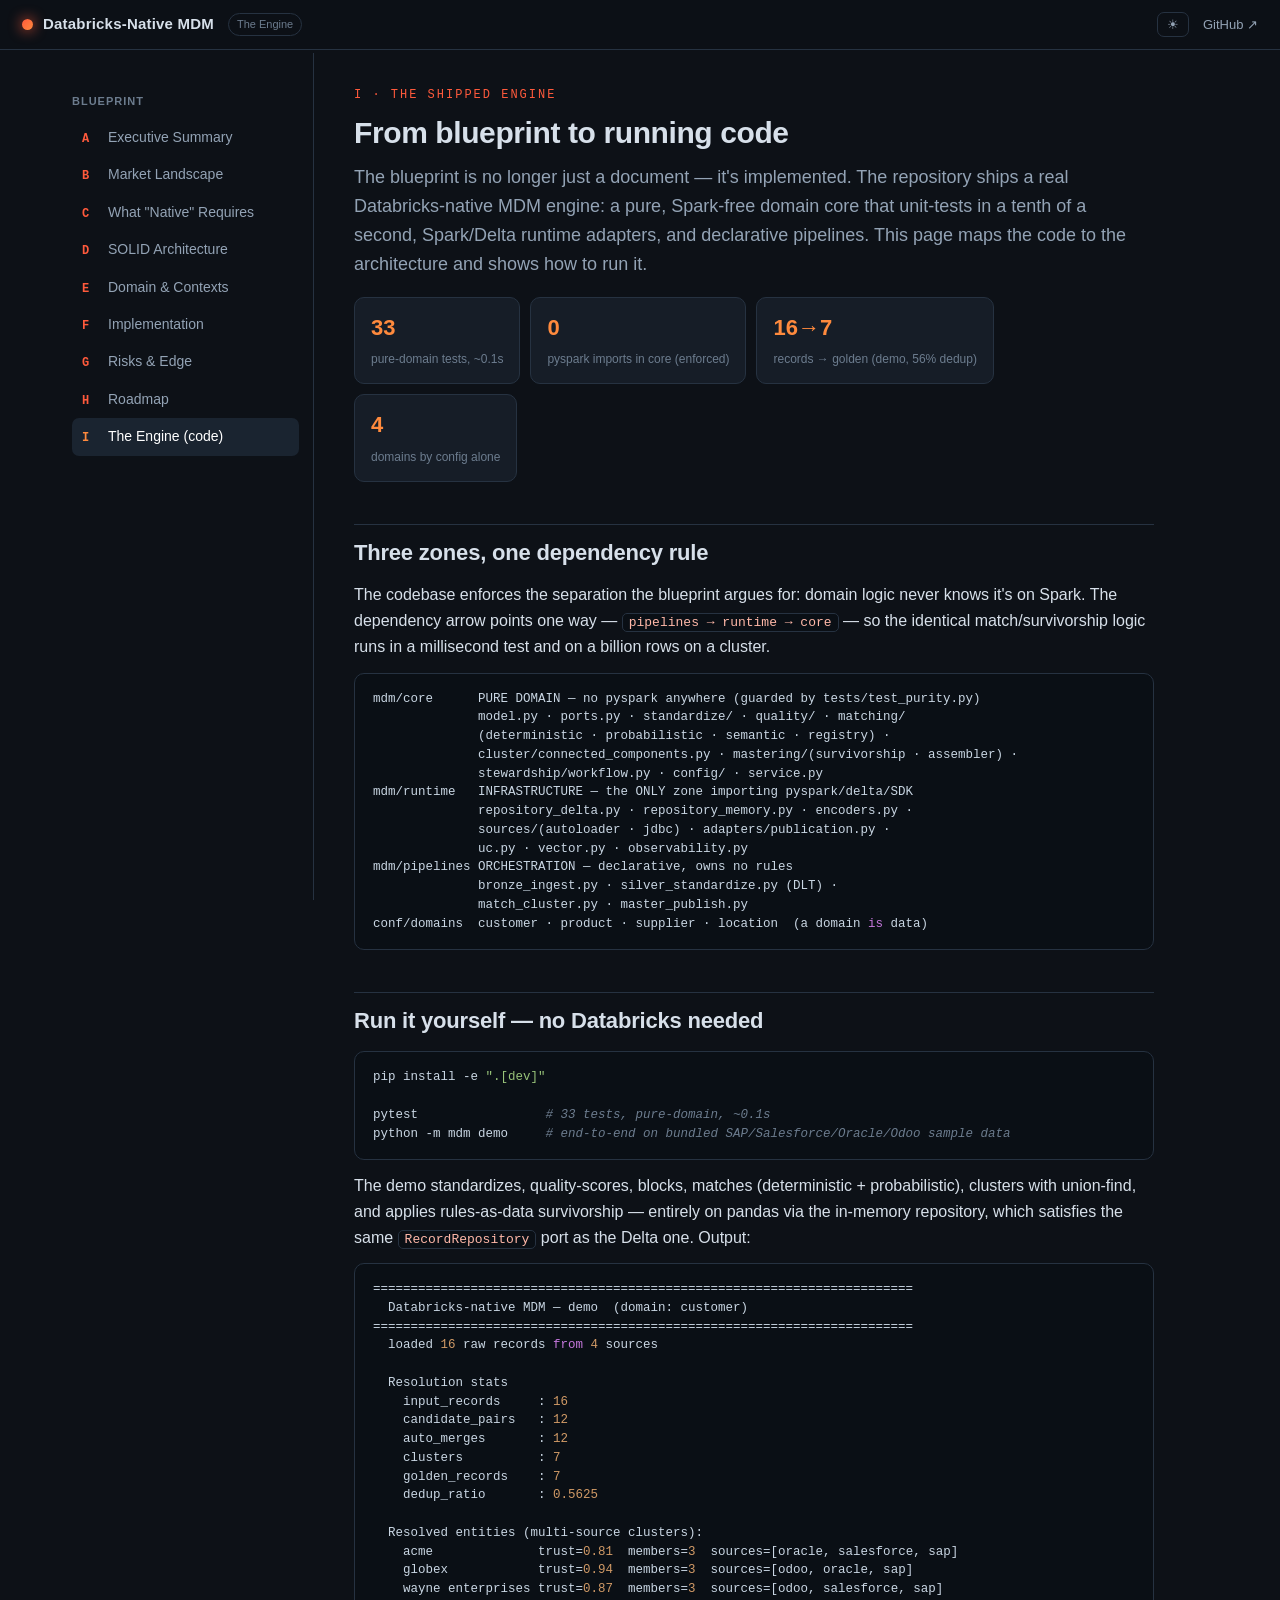
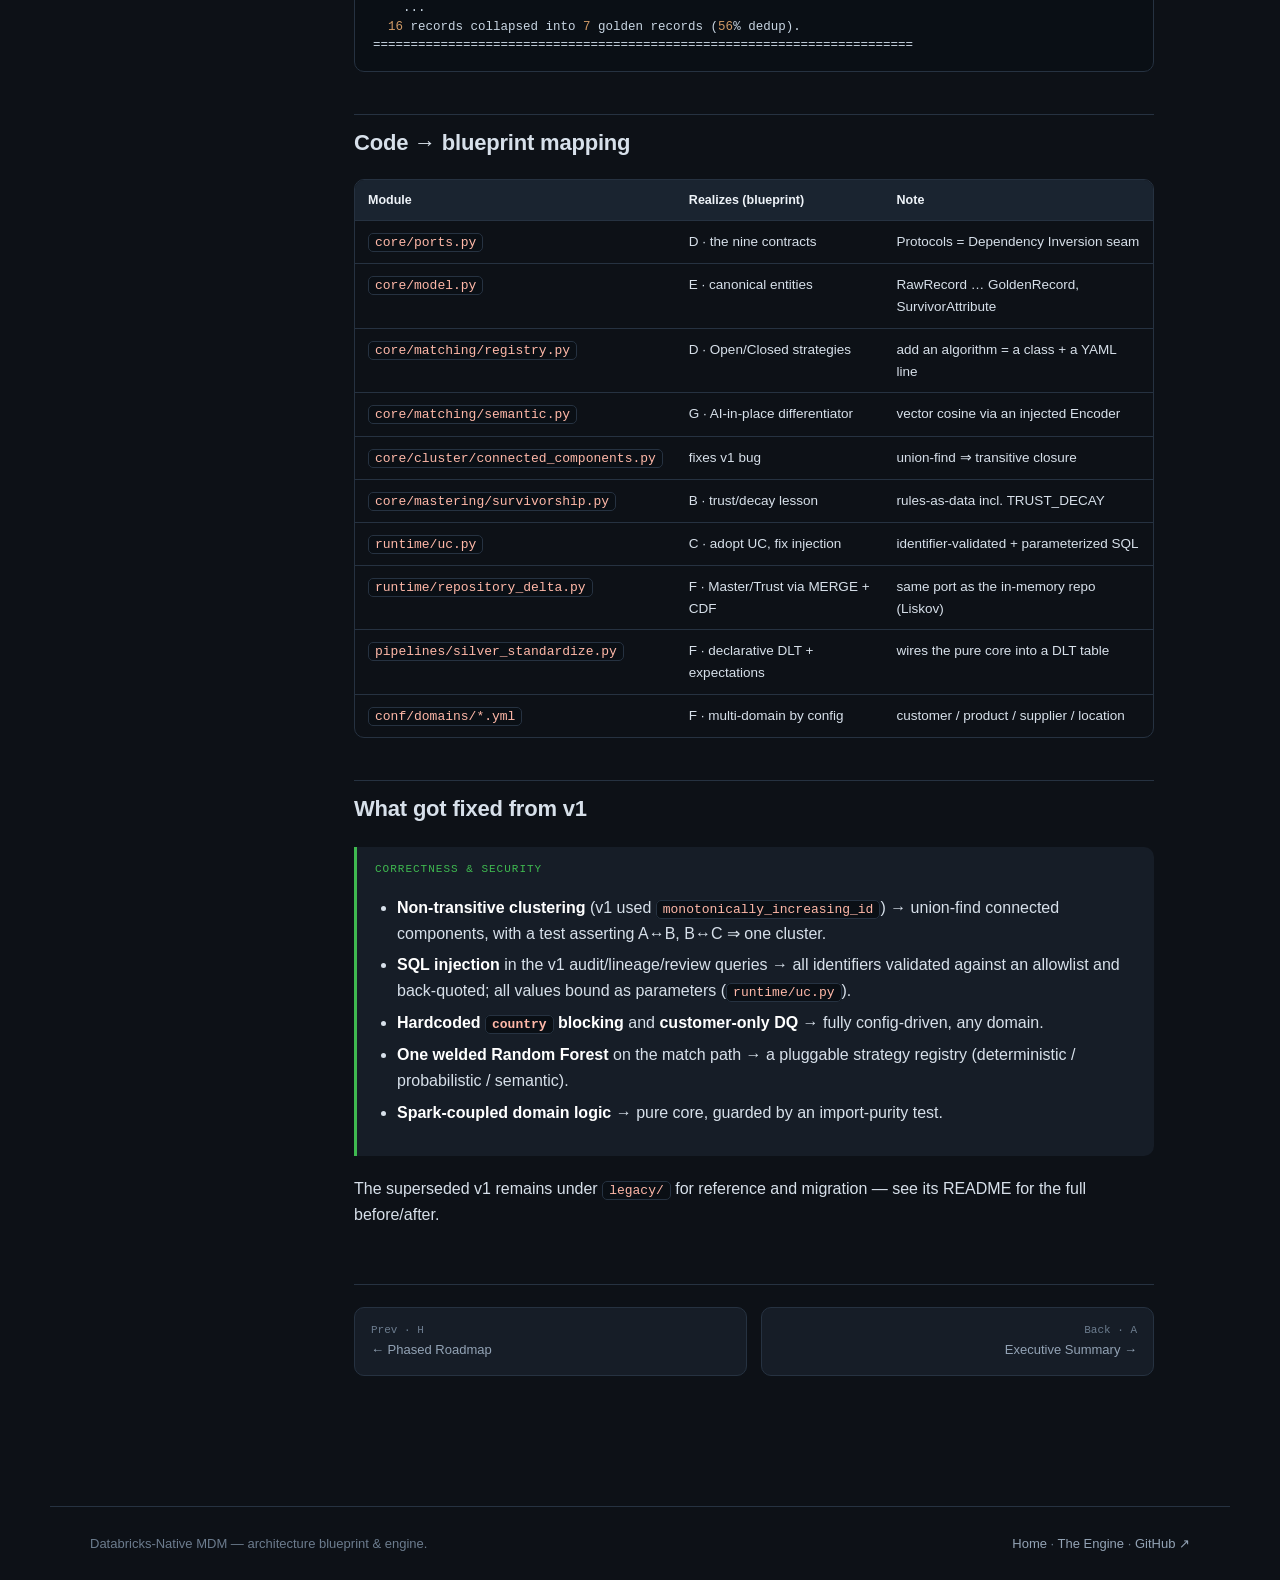
<file: docs/code.html>
<!DOCTYPE html>
<html lang="en">
<head>
<meta charset="utf-8">
<meta name="viewport" content="width=device-width, initial-scale=1">
<title>I · The Engine — Databricks-Native MDM</title>
<meta name="description" content="The shipped Databricks-native MDM engine: a three-zone SOLID codebase with a pure, unit-tested domain core, Spark/Delta runtime adapters, and declarative pipelines.">
<meta property="og:type" content="website">
<meta property="og:title" content="The Engine — Databricks-Native MDM">
<meta property="og:description" content="A truly Databricks-native MDM engine. Pure domain core (no Spark), config-driven multi-domain, union-find clustering, rules-as-data survivorship — 33 tests in 0.1s.">
<meta name="twitter:card" content="summary">
<link rel="stylesheet" href="assets/style.css">
</head>
<body>
<header class="topbar">
  <button class="nav-toggle" aria-label="Menu">☰</button>
  <a class="brand" href="index.html"><span class="dot"></span> Databricks-Native MDM</a>
  <span class="tag">The Engine</span>
  <span class="spacer"></span>
  <a class="gh" href="https://github.com/aviral-bhardwaj/databricksmdm">GitHub ↗</a>
</header>

<div class="layout">
  <aside class="sidebar" id="sidebar">
    <h4>Blueprint</h4>
    <a href="index.html"><span class="lt">A</span> Executive Summary</a>
    <a href="market.html"><span class="lt">B</span> Market Landscape</a>
    <a href="native.html"><span class="lt">C</span> What "Native" Requires</a>
    <a href="solid.html"><span class="lt">D</span> SOLID Architecture</a>
    <a href="domain.html"><span class="lt">E</span> Domain &amp; Contexts</a>
    <a href="blueprint.html"><span class="lt">F</span> Implementation</a>
    <a href="risks.html"><span class="lt">G</span> Risks &amp; Edge</a>
    <a href="roadmap.html"><span class="lt">H</span> Roadmap</a>
    <a href="code.html"><span class="lt">I</span> The Engine (code)</a>
  </aside>

  <main class="content">
    <div class="eyebrow">I · The Shipped Engine</div>
    <h1>From blueprint to running code</h1>
    <p class="lead">The blueprint is no longer just a document — it's implemented. The repository ships a real Databricks-native MDM engine: a pure, Spark-free domain core that unit-tests in a tenth of a second, Spark/Delta runtime adapters, and declarative pipelines. This page maps the code to the architecture and shows how to run it.</p>

    <div class="statline">
      <div class="stat"><b>33</b><span>pure-domain tests, ~0.1s</span></div>
      <div class="stat"><b>0</b><span>pyspark imports in core (enforced)</span></div>
      <div class="stat"><b>16→7</b><span>records → golden (demo, 56% dedup)</span></div>
      <div class="stat"><b>4</b><span>domains by config alone</span></div>
    </div>

    <h2>Three zones, one dependency rule</h2>
    <p>The codebase enforces the separation the blueprint argues for: domain logic never knows it's on Spark. The dependency arrow points one way — <code>pipelines → runtime → core</code> — so the identical match/survivorship logic runs in a millisecond test and on a billion rows on a cluster.</p>
    <pre>
mdm/core      PURE DOMAIN — no pyspark anywhere (guarded by tests/test_purity.py)
              model.py · ports.py · standardize/ · quality/ · matching/
              (deterministic · probabilistic · semantic · registry) ·
              cluster/connected_components.py · mastering/(survivorship · assembler) ·
              stewardship/workflow.py · config/ · service.py
mdm/runtime   INFRASTRUCTURE — the ONLY zone importing pyspark/delta/SDK
              repository_delta.py · repository_memory.py · encoders.py ·
              sources/(autoloader · jdbc) · adapters/publication.py ·
              uc.py · vector.py · observability.py
mdm/pipelines ORCHESTRATION — declarative, owns no rules
              bronze_ingest.py · silver_standardize.py (DLT) ·
              match_cluster.py · master_publish.py
conf/domains  customer · product · supplier · location  (a domain is data)
</pre>

    <h2>Run it yourself — no Databricks needed</h2>
    <pre>
pip install -e ".[dev]"

pytest                 # 33 tests, pure-domain, ~0.1s
python -m mdm demo     # end-to-end on bundled SAP/Salesforce/Oracle/Odoo sample data
</pre>
    <p>The demo standardizes, quality-scores, blocks, matches (deterministic + probabilistic), clusters with union-find, and applies rules-as-data survivorship — entirely on pandas via the in-memory repository, which satisfies the same <code>RecordRepository</code> port as the Delta one. Output:</p>
    <pre>
========================================================================
  Databricks-native MDM — demo  (domain: customer)
========================================================================
  loaded 16 raw records from 4 sources

  Resolution stats
    input_records     : 16
    candidate_pairs   : 12
    auto_merges       : 12
    clusters          : 7
    golden_records    : 7
    dedup_ratio       : 0.5625

  Resolved entities (multi-source clusters):
    acme              trust=0.81  members=3  sources=[oracle, salesforce, sap]
    globex            trust=0.94  members=3  sources=[odoo, oracle, sap]
    wayne enterprises trust=0.87  members=3  sources=[odoo, salesforce, sap]
    ...
  16 records collapsed into 7 golden records (56% dedup).
========================================================================
</pre>

    <h2>Code → blueprint mapping</h2>
    <div class="tablewrap">
    <table>
      <thead><tr><th>Module</th><th>Realizes (blueprint)</th><th>Note</th></tr></thead>
      <tbody>
        <tr><td><code>core/ports.py</code></td><td>D · the nine contracts</td><td>Protocols = Dependency Inversion seam</td></tr>
        <tr><td><code>core/model.py</code></td><td>E · canonical entities</td><td>RawRecord … GoldenRecord, SurvivorAttribute</td></tr>
        <tr><td><code>core/matching/registry.py</code></td><td>D · Open/Closed strategies</td><td>add an algorithm = a class + a YAML line</td></tr>
        <tr><td><code>core/matching/semantic.py</code></td><td>G · AI-in-place differentiator</td><td>vector cosine via an injected Encoder</td></tr>
        <tr><td><code>core/cluster/connected_components.py</code></td><td>fixes v1 bug</td><td>union-find ⇒ transitive closure</td></tr>
        <tr><td><code>core/mastering/survivorship.py</code></td><td>B · trust/decay lesson</td><td>rules-as-data incl. TRUST_DECAY</td></tr>
        <tr><td><code>runtime/uc.py</code></td><td>C · adopt UC, fix injection</td><td>identifier-validated + parameterized SQL</td></tr>
        <tr><td><code>runtime/repository_delta.py</code></td><td>F · Master/Trust via MERGE + CDF</td><td>same port as the in-memory repo (Liskov)</td></tr>
        <tr><td><code>pipelines/silver_standardize.py</code></td><td>F · declarative DLT + expectations</td><td>wires the pure core into a DLT table</td></tr>
        <tr><td><code>conf/domains/*.yml</code></td><td>F · multi-domain by config</td><td>customer / product / supplier / location</td></tr>
      </tbody>
    </table>
    </div>

    <h2>What got fixed from v1</h2>
    <div class="callout good">
      <div class="ct">Correctness &amp; security</div>
      <ul>
        <li><strong>Non-transitive clustering</strong> (v1 used <code>monotonically_increasing_id</code>) → union-find connected components, with a test asserting A↔B, B↔C ⇒ one cluster.</li>
        <li><strong>SQL injection</strong> in the v1 audit/lineage/review queries → all identifiers validated against an allowlist and back-quoted; all values bound as parameters (<code>runtime/uc.py</code>).</li>
        <li><strong>Hardcoded <code>country</code> blocking</strong> and <strong>customer-only DQ</strong> → fully config-driven, any domain.</li>
        <li><strong>One welded Random Forest</strong> on the match path → a pluggable strategy registry (deterministic / probabilistic / semantic).</li>
        <li><strong>Spark-coupled domain logic</strong> → pure core, guarded by an import-purity test.</li>
      </ul>
    </div>
    <p>The superseded v1 remains under <code>legacy/</code> for reference and migration — see its README for the full before/after.</p>

    <div class="pager">
      <a href="roadmap.html"><span class="pk">Prev · H</span>← Phased Roadmap</a>
      <a class="next" href="index.html"><span class="pk">Back · A</span>Executive Summary →</a>
    </div>
  </main>
</div>
<script src="assets/nav.js"></script>
</body>
</html>
</file>
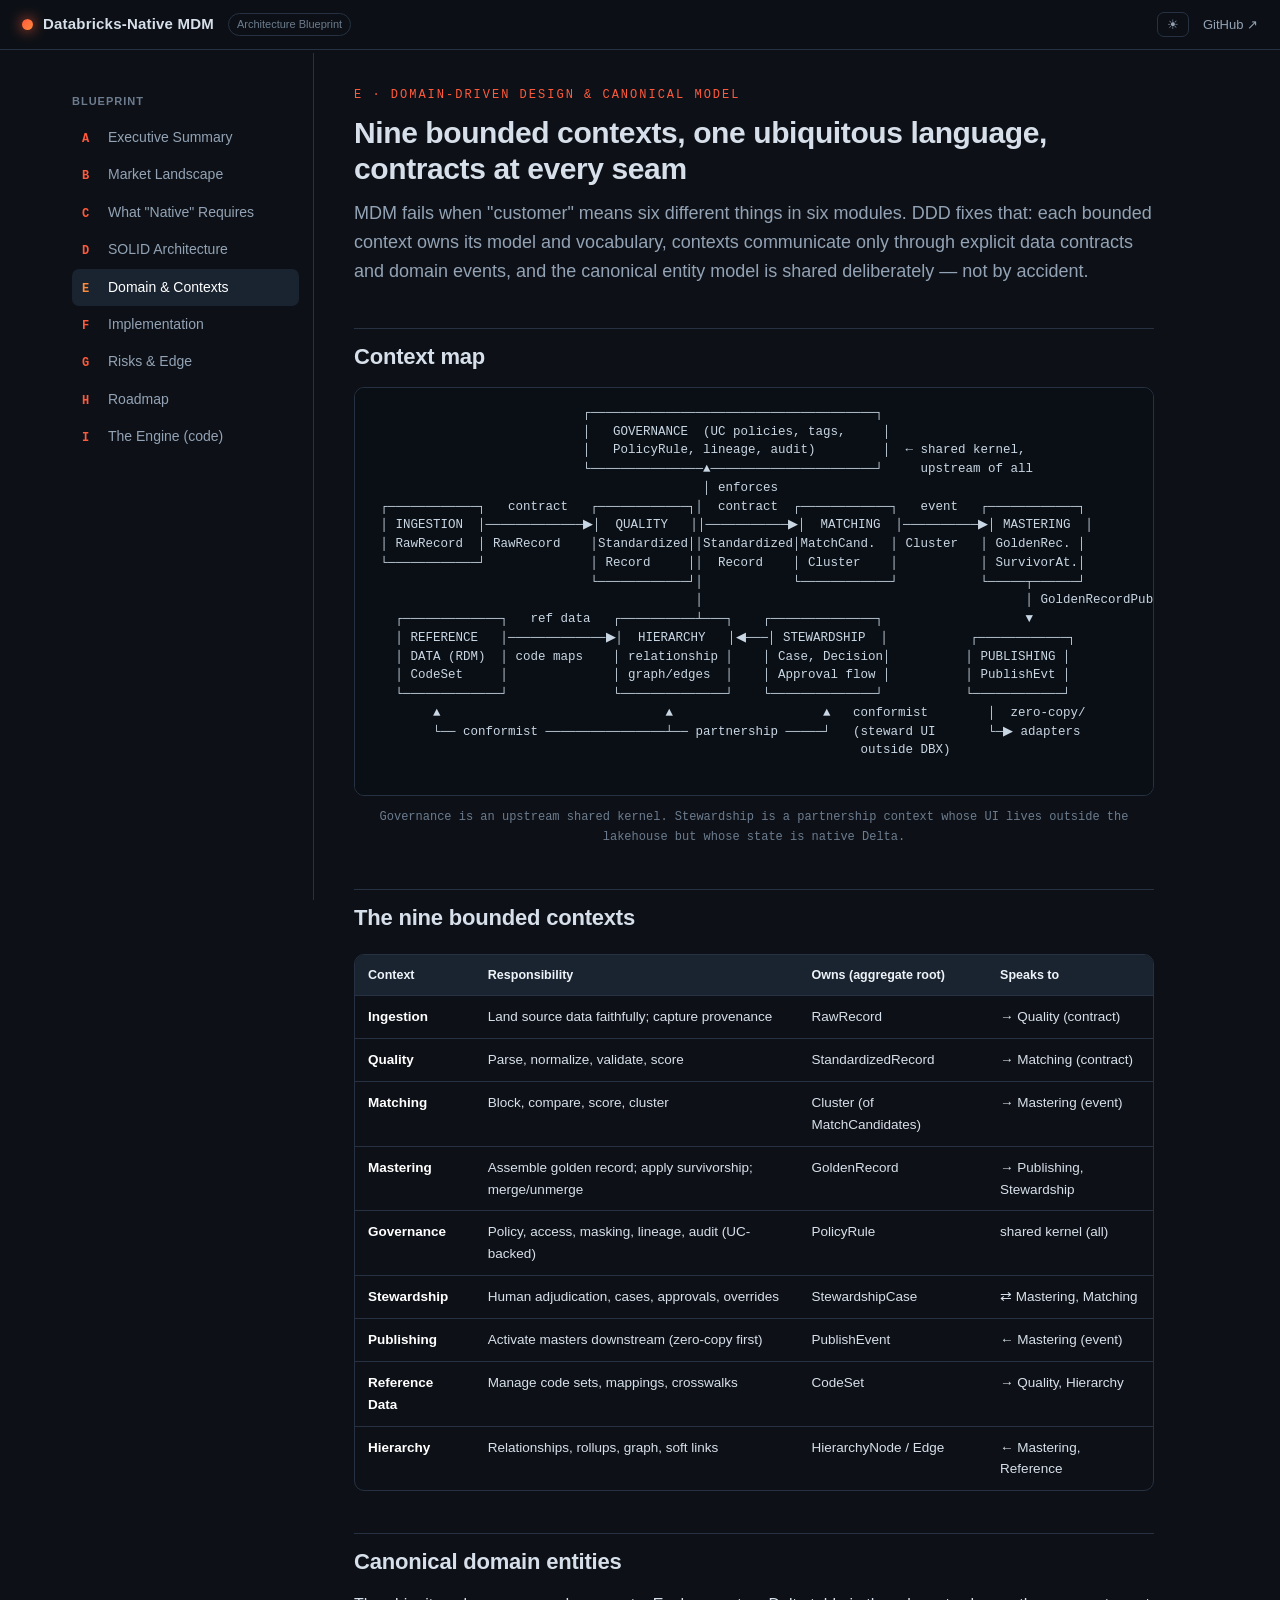
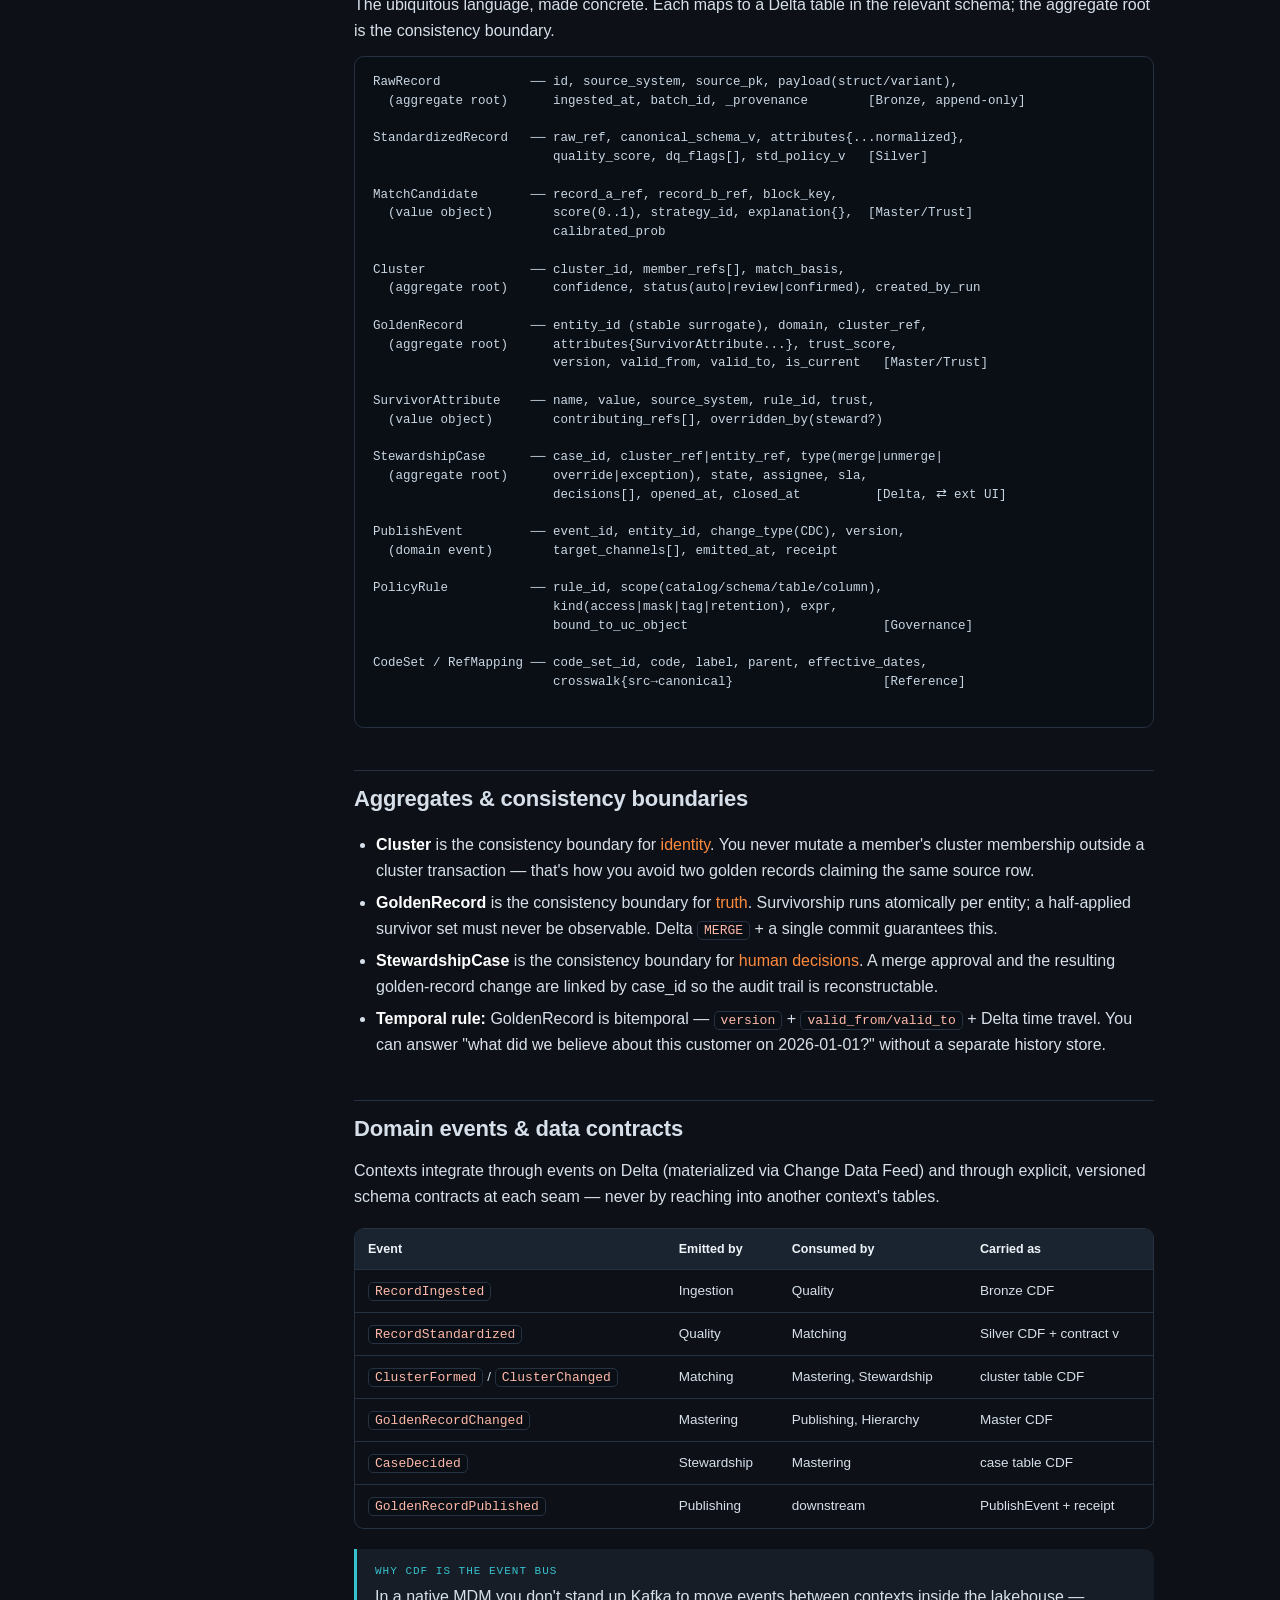
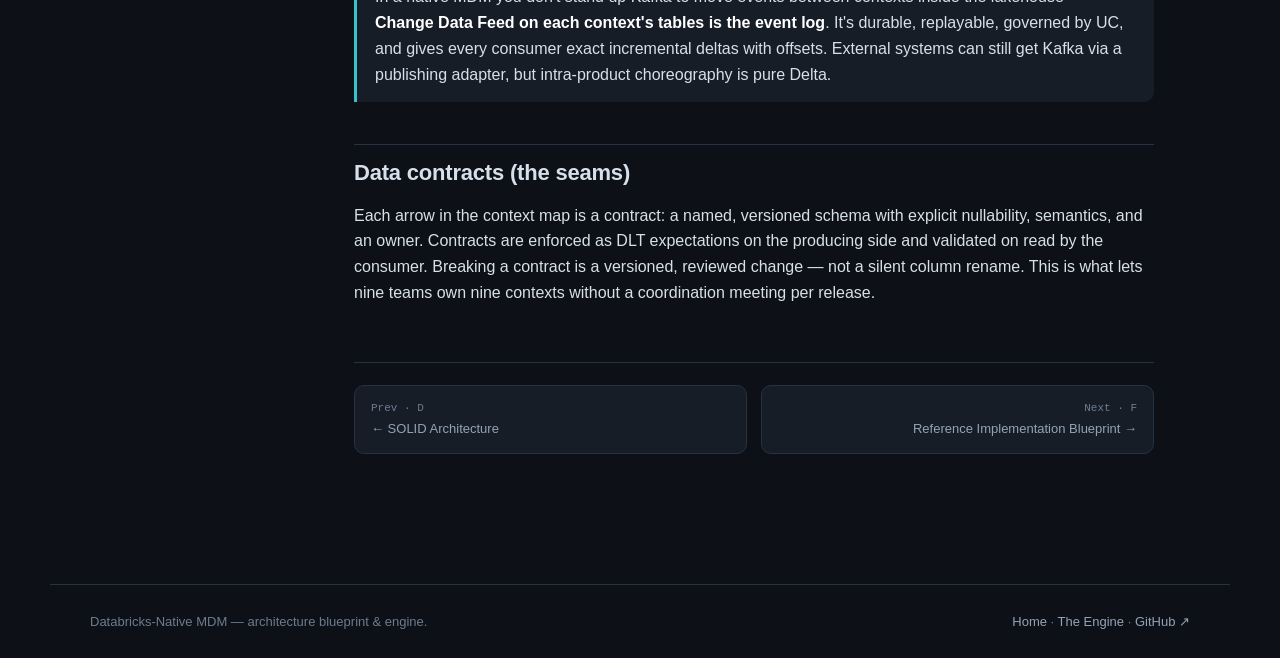
<file: docs/domain.html>
<!DOCTYPE html>
<html lang="en">
<head>
<meta charset="utf-8">
<meta name="viewport" content="width=device-width, initial-scale=1">
<title>E · Domain Model &amp; Bounded Contexts — MDM Blueprint</title>
<link rel="stylesheet" href="assets/style.css">
</head>
<body>
<header class="topbar">
  <button class="nav-toggle" aria-label="Menu">☰</button>
  <a class="brand" href="index.html"><span class="dot"></span> Databricks-Native MDM</a>
  <span class="tag">Architecture Blueprint</span>
  <span class="spacer"></span>
  <a class="gh" href="https://github.com/aviral-bhardwaj/databricksmdm">GitHub ↗</a>
</header>

<div class="layout">
  <aside class="sidebar" id="sidebar">
    <h4>Blueprint</h4>
    <a href="index.html"><span class="lt">A</span> Executive Summary</a>
    <a href="market.html"><span class="lt">B</span> Market Landscape</a>
    <a href="native.html"><span class="lt">C</span> What "Native" Requires</a>
    <a href="solid.html"><span class="lt">D</span> SOLID Architecture</a>
    <a href="domain.html"><span class="lt">E</span> Domain &amp; Contexts</a>
    <a href="blueprint.html"><span class="lt">F</span> Implementation</a>
    <a href="risks.html"><span class="lt">G</span> Risks &amp; Edge</a>
    <a href="roadmap.html"><span class="lt">H</span> Roadmap</a>
  </aside>

  <main class="content">
    <div class="eyebrow">E · Domain-Driven Design &amp; Canonical Model</div>
    <h1>Nine bounded contexts, one ubiquitous language, contracts at every seam</h1>
    <p class="lead">MDM fails when "customer" means six different things in six modules. DDD fixes that: each bounded context owns its model and vocabulary, contexts communicate only through explicit data contracts and domain events, and the canonical entity model is shared deliberately — not by accident.</p>

    <h2>Context map</h2>
    <pre>
                            ┌──────────────────────────────────────┐
                            │   GOVERNANCE  (UC policies, tags,     │
                            │   PolicyRule, lineage, audit)         │  ← shared kernel,
                            └───────────────▲──────────────────────┘     upstream of all
                                            │ enforces
 ┌────────────┐   contract   ┌────────────┐│  contract  ┌────────────┐   event   ┌────────────┐
 │ INGESTION  │─────────────▶│  QUALITY   ││───────────▶│  MATCHING  │──────────▶│ MASTERING  │
 │ RawRecord  │ RawRecord    │Standardized││Standardized│MatchCand.  │ Cluster   │ GoldenRec. │
 └────────────┘              │ Record     ││  Record    │ Cluster    │           │ SurvivorAt.│
                             └────────────┘│            └────────────┘           └─────┬──────┘
                                           │                                           │ GoldenRecordPublished
   ┌─────────────┐   ref data   ┌──────────┴───┐    ┌──────────────┐                   ▼
   │ REFERENCE   │─────────────▶│  HIERARCHY   │◀───│ STEWARDSHIP  │           ┌────────────┐
   │ DATA (RDM)  │ code maps    │ relationship │    │ Case, Decision│          │ PUBLISHING │
   │ CodeSet     │              │ graph/edges  │    │ Approval flow │          │ PublishEvt │
   └─────────────┘              └──────────────┘    └──────────────┘           └────────────┘
        ▲                              ▲                    ▲   conformist        │  zero-copy/
        └── conformist ────────────────┴── partnership ─────┘   (steward UI       └─▶ adapters
                                                                 outside DBX)
    </pre>
    <div class="diagram-cap">Governance is an upstream shared kernel. Stewardship is a partnership context whose UI lives outside the lakehouse but whose state is native Delta.</div>

    <h2>The nine bounded contexts</h2>
    <div class="tablewrap">
    <table>
      <thead><tr><th>Context</th><th>Responsibility</th><th>Owns (aggregate root)</th><th>Speaks to</th></tr></thead>
      <tbody>
        <tr><td><strong>Ingestion</strong></td><td>Land source data faithfully; capture provenance</td><td>RawRecord</td><td>→ Quality (contract)</td></tr>
        <tr><td><strong>Quality</strong></td><td>Parse, normalize, validate, score</td><td>StandardizedRecord</td><td>→ Matching (contract)</td></tr>
        <tr><td><strong>Matching</strong></td><td>Block, compare, score, cluster</td><td>Cluster (of MatchCandidates)</td><td>→ Mastering (event)</td></tr>
        <tr><td><strong>Mastering</strong></td><td>Assemble golden record; apply survivorship; merge/unmerge</td><td>GoldenRecord</td><td>→ Publishing, Stewardship</td></tr>
        <tr><td><strong>Governance</strong></td><td>Policy, access, masking, lineage, audit (UC-backed)</td><td>PolicyRule</td><td>shared kernel (all)</td></tr>
        <tr><td><strong>Stewardship</strong></td><td>Human adjudication, cases, approvals, overrides</td><td>StewardshipCase</td><td>⇄ Mastering, Matching</td></tr>
        <tr><td><strong>Publishing</strong></td><td>Activate masters downstream (zero-copy first)</td><td>PublishEvent</td><td>← Mastering (event)</td></tr>
        <tr><td><strong>Reference Data</strong></td><td>Manage code sets, mappings, crosswalks</td><td>CodeSet</td><td>→ Quality, Hierarchy</td></tr>
        <tr><td><strong>Hierarchy</strong></td><td>Relationships, rollups, graph, soft links</td><td>HierarchyNode / Edge</td><td>← Mastering, Reference</td></tr>
      </tbody>
    </table>
    </div>

    <h2>Canonical domain entities</h2>
    <p>The ubiquitous language, made concrete. Each maps to a Delta table in the relevant schema; the aggregate root is the consistency boundary.</p>
    <pre>
RawRecord            ── id, source_system, source_pk, payload(struct/variant),
  (aggregate root)      ingested_at, batch_id, _provenance        [Bronze, append-only]

StandardizedRecord   ── raw_ref, canonical_schema_v, attributes{...normalized},
                        quality_score, dq_flags[], std_policy_v   [Silver]

MatchCandidate       ── record_a_ref, record_b_ref, block_key,
  (value object)        score(0..1), strategy_id, explanation{},  [Master/Trust]
                        calibrated_prob

Cluster              ── cluster_id, member_refs[], match_basis,
  (aggregate root)      confidence, status(auto|review|confirmed), created_by_run

GoldenRecord         ── entity_id (stable surrogate), domain, cluster_ref,
  (aggregate root)      attributes{SurvivorAttribute...}, trust_score,
                        version, valid_from, valid_to, is_current   [Master/Trust]

SurvivorAttribute    ── name, value, source_system, rule_id, trust,
  (value object)        contributing_refs[], overridden_by(steward?)

StewardshipCase      ── case_id, cluster_ref|entity_ref, type(merge|unmerge|
  (aggregate root)      override|exception), state, assignee, sla,
                        decisions[], opened_at, closed_at          [Delta, ⇄ ext UI]

PublishEvent         ── event_id, entity_id, change_type(CDC), version,
  (domain event)        target_channels[], emitted_at, receipt

PolicyRule           ── rule_id, scope(catalog/schema/table/column),
                        kind(access|mask|tag|retention), expr,
                        bound_to_uc_object                          [Governance]

CodeSet / RefMapping ── code_set_id, code, label, parent, effective_dates,
                        crosswalk{src→canonical}                    [Reference]
    </pre>

    <h2>Aggregates &amp; consistency boundaries</h2>
    <ul>
      <li><strong>Cluster</strong> is the consistency boundary for <em>identity</em>. You never mutate a member's cluster membership outside a cluster transaction — that's how you avoid two golden records claiming the same source row.</li>
      <li><strong>GoldenRecord</strong> is the consistency boundary for <em>truth</em>. Survivorship runs atomically per entity; a half-applied survivor set must never be observable. Delta <code>MERGE</code> + a single commit guarantees this.</li>
      <li><strong>StewardshipCase</strong> is the consistency boundary for <em>human decisions</em>. A merge approval and the resulting golden-record change are linked by case_id so the audit trail is reconstructable.</li>
      <li><strong>Temporal rule:</strong> GoldenRecord is bitemporal — <code>version</code> + <code>valid_from/valid_to</code> + Delta time travel. You can answer "what did we believe about this customer on 2026-01-01?" without a separate history store.</li>
    </ul>

    <h2>Domain events &amp; data contracts</h2>
    <p>Contexts integrate through events on Delta (materialized via Change Data Feed) and through explicit, versioned schema contracts at each seam — never by reaching into another context's tables.</p>
    <div class="tablewrap">
    <table>
      <thead><tr><th>Event</th><th>Emitted by</th><th>Consumed by</th><th>Carried as</th></tr></thead>
      <tbody>
        <tr><td><code>RecordIngested</code></td><td>Ingestion</td><td>Quality</td><td>Bronze CDF</td></tr>
        <tr><td><code>RecordStandardized</code></td><td>Quality</td><td>Matching</td><td>Silver CDF + contract v</td></tr>
        <tr><td><code>ClusterFormed</code> / <code>ClusterChanged</code></td><td>Matching</td><td>Mastering, Stewardship</td><td>cluster table CDF</td></tr>
        <tr><td><code>GoldenRecordChanged</code></td><td>Mastering</td><td>Publishing, Hierarchy</td><td>Master CDF</td></tr>
        <tr><td><code>CaseDecided</code></td><td>Stewardship</td><td>Mastering</td><td>case table CDF</td></tr>
        <tr><td><code>GoldenRecordPublished</code></td><td>Publishing</td><td>downstream</td><td>PublishEvent + receipt</td></tr>
      </tbody>
    </table>
    </div>
    <div class="callout native">
      <div class="ct">Why CDF is the event bus</div>
      <p>In a native MDM you don't stand up Kafka to move events between contexts inside the lakehouse — <strong>Change Data Feed on each context's tables is the event log</strong>. It's durable, replayable, governed by UC, and gives every consumer exact incremental deltas with offsets. External systems can still get Kafka via a publishing adapter, but intra-product choreography is pure Delta.</p>
    </div>

    <h2>Data contracts (the seams)</h2>
    <p>Each arrow in the context map is a contract: a named, versioned schema with explicit nullability, semantics, and an owner. Contracts are enforced as DLT expectations on the producing side and validated on read by the consumer. Breaking a contract is a versioned, reviewed change — not a silent column rename. This is what lets nine teams own nine contexts without a coordination meeting per release.</p>

    <div class="pager">
      <a href="solid.html"><span class="pk">Prev · D</span>← SOLID Architecture</a>
      <a class="next" href="blueprint.html"><span class="pk">Next · F</span>Reference Implementation Blueprint →</a>
    </div>
  </main>
</div>
<script src="assets/nav.js"></script>
</body>
</html>
</file>
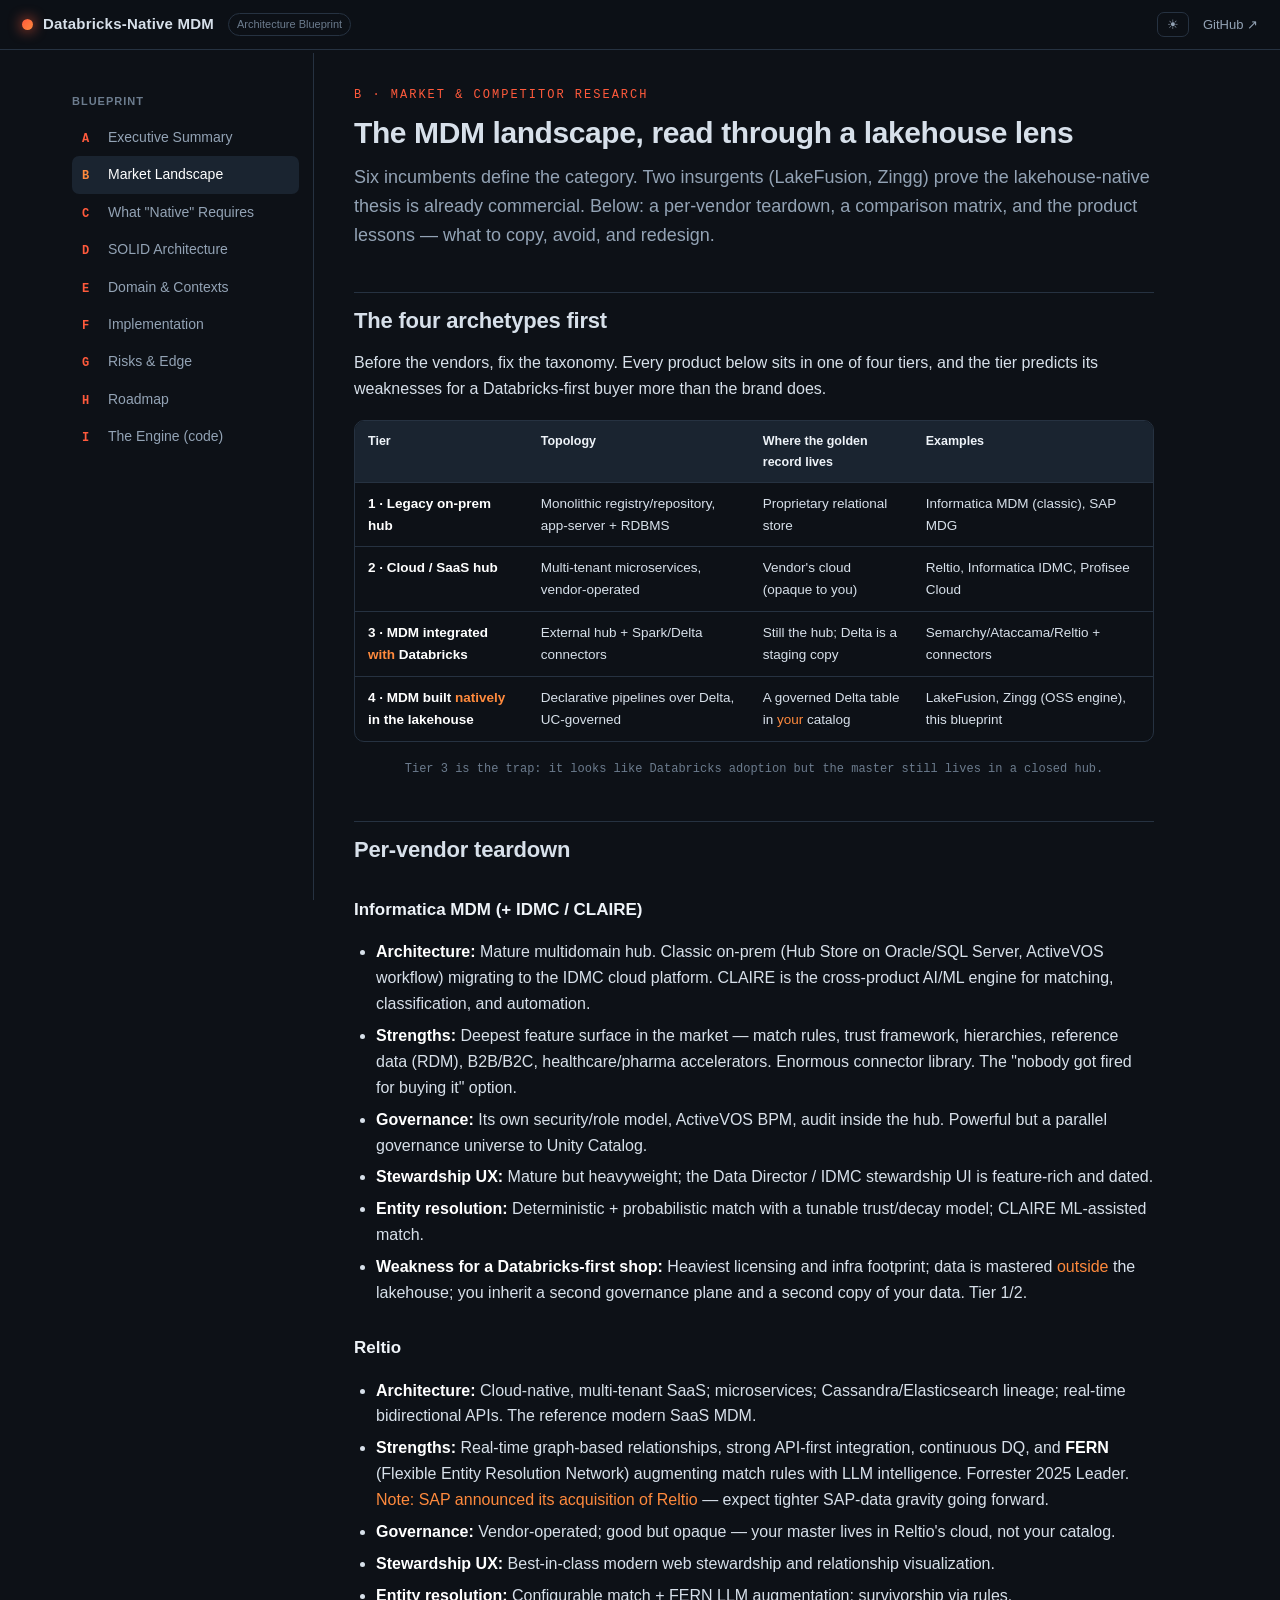
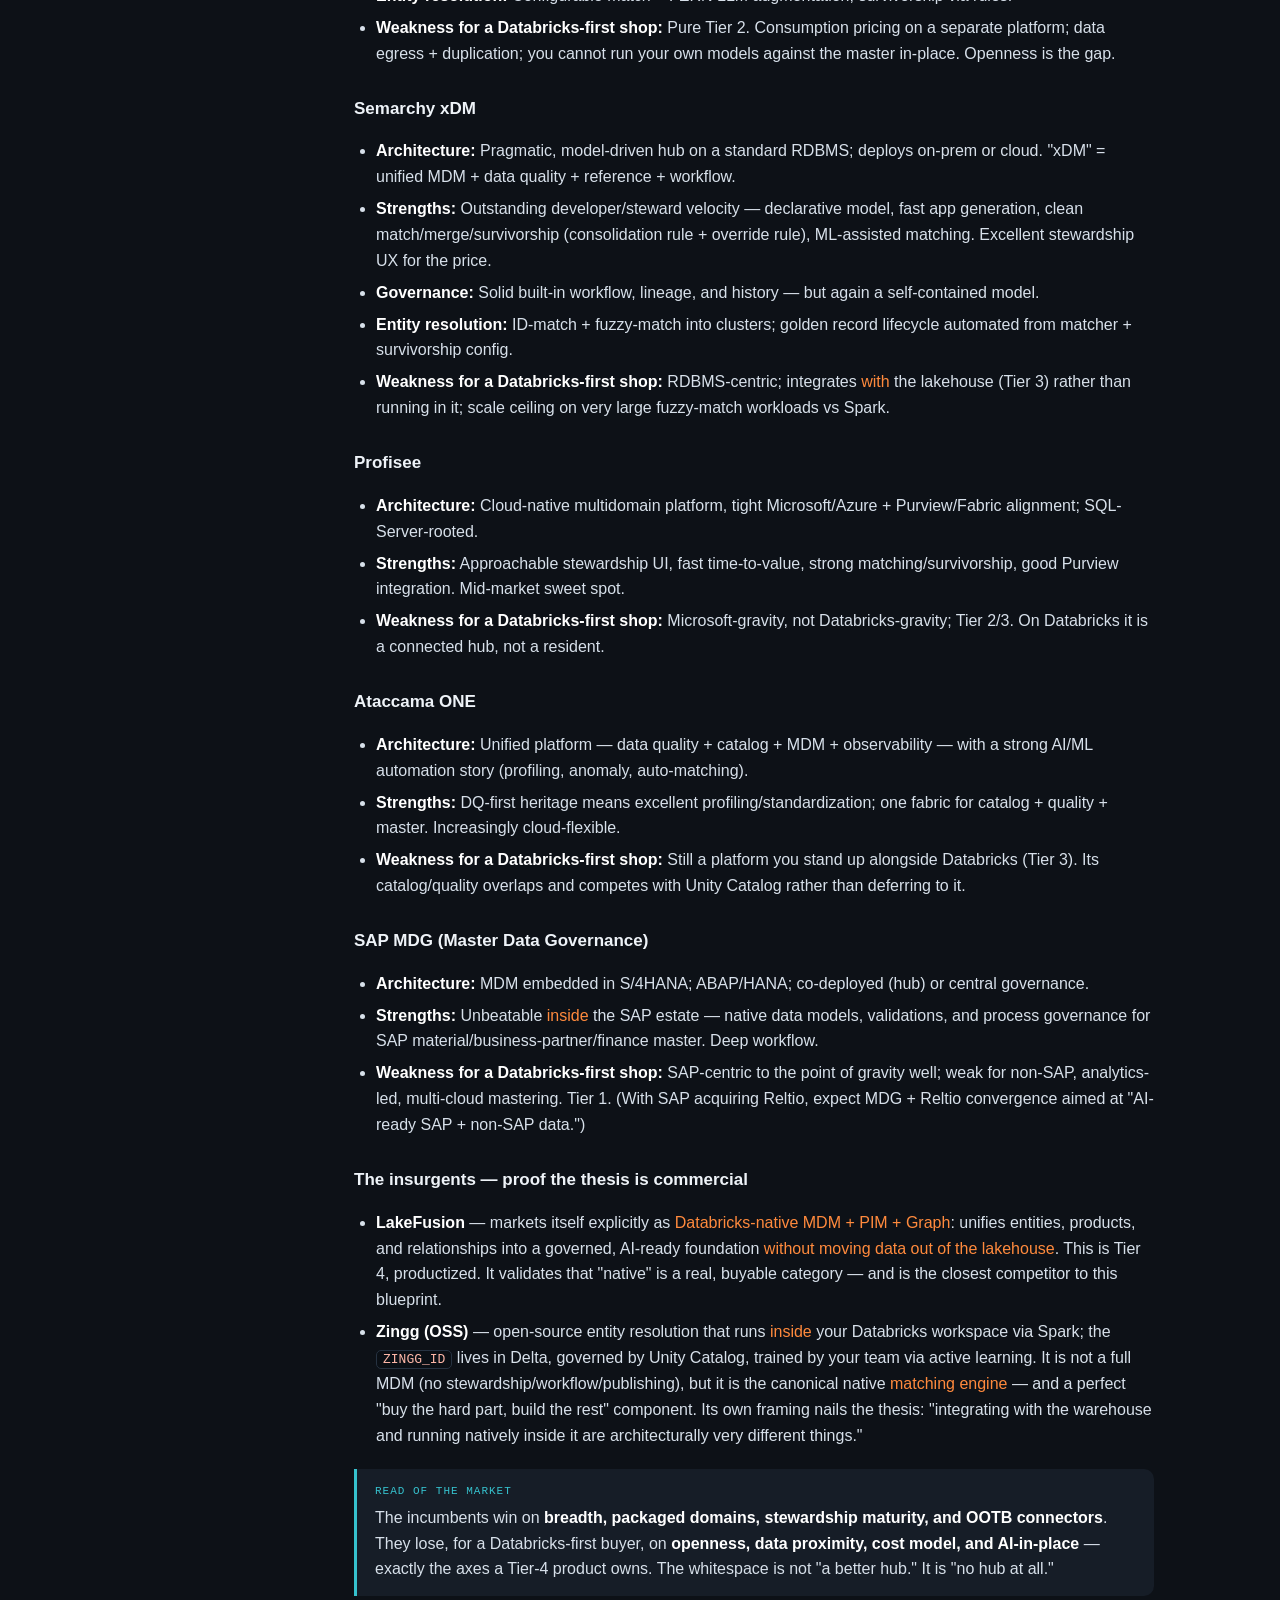
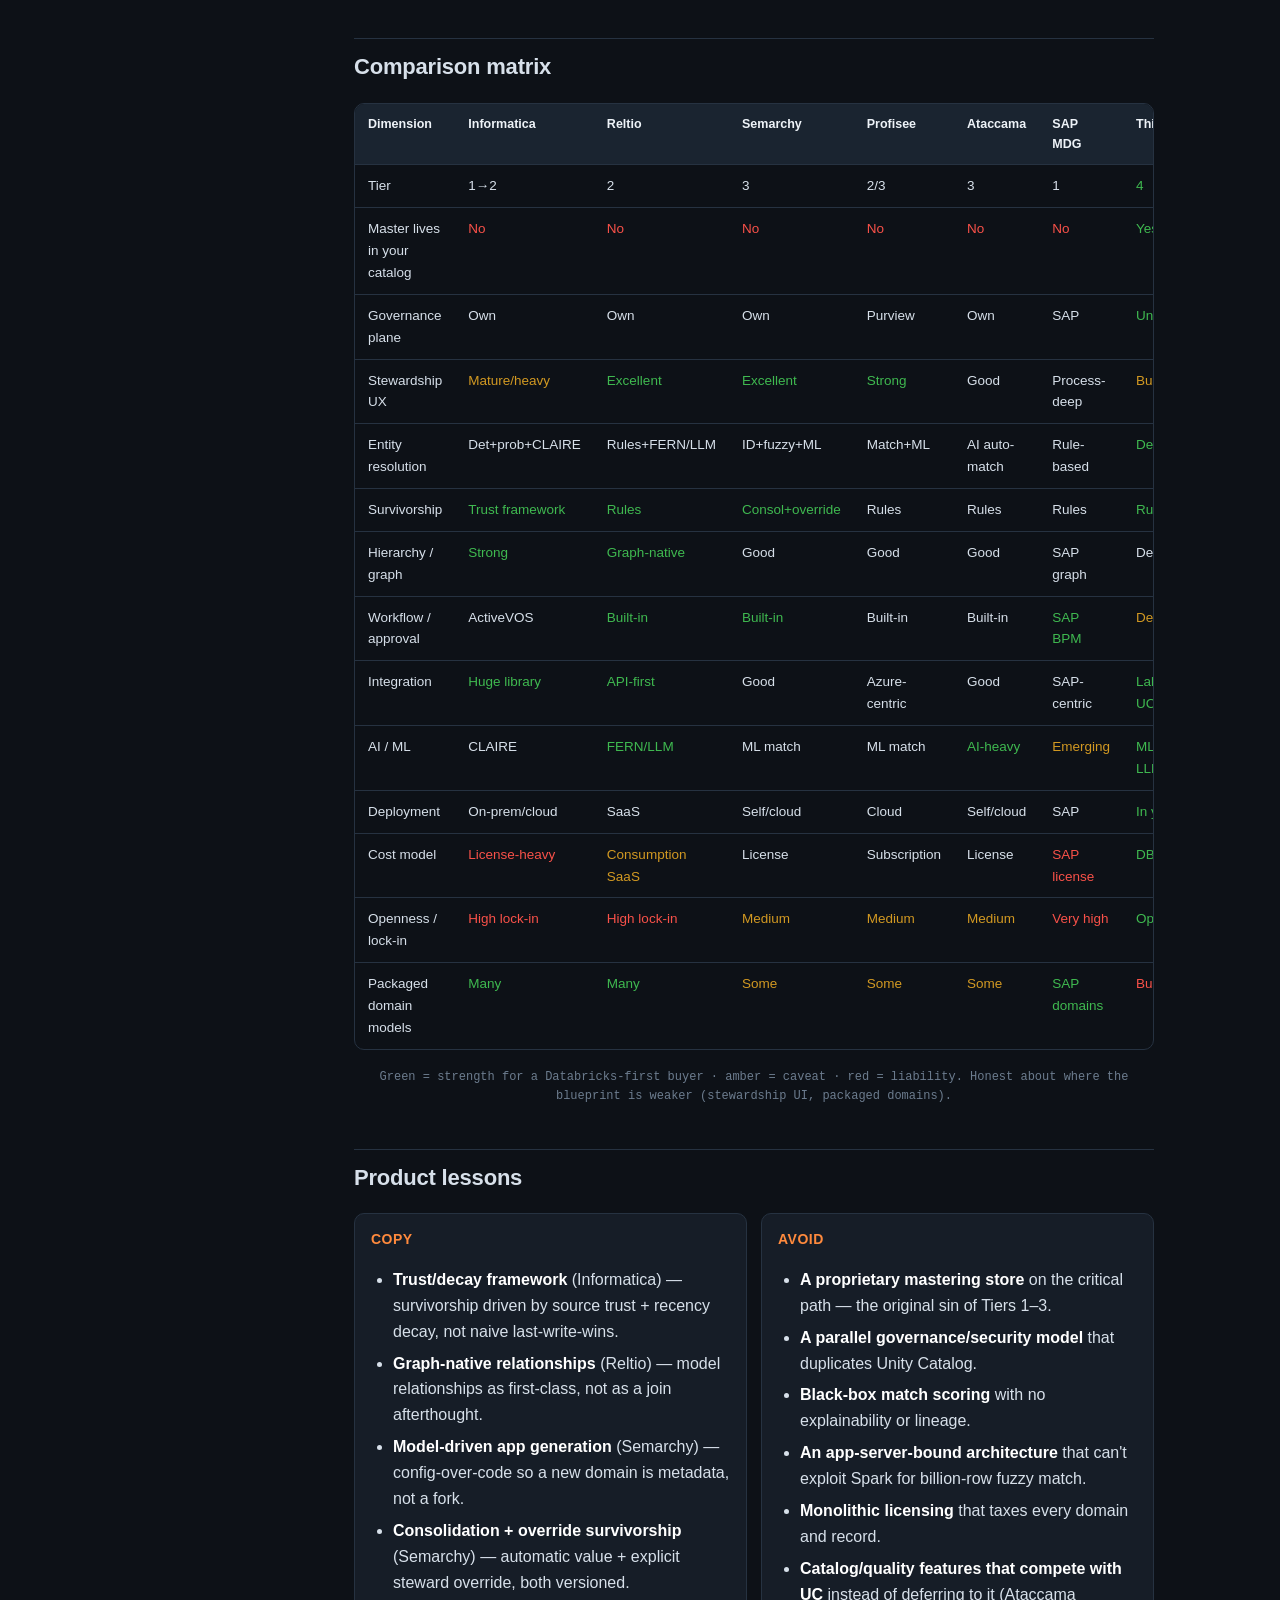
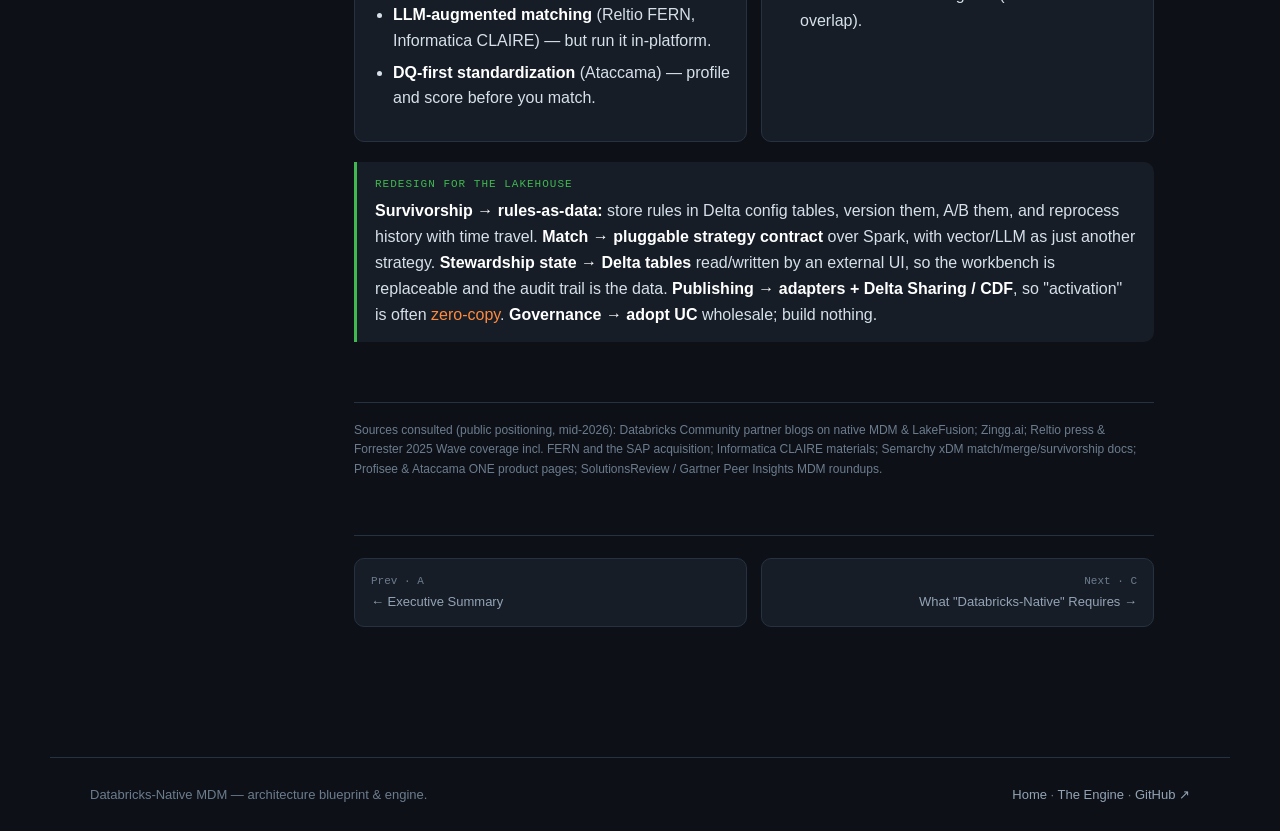
<file: docs/market.html>
<!DOCTYPE html>
<html lang="en">
<head>
<meta charset="utf-8">
<meta name="viewport" content="width=device-width, initial-scale=1">
<title>B · Market Landscape — Databricks-Native MDM</title>
<link rel="stylesheet" href="assets/style.css">
</head>
<body>
<header class="topbar">
  <button class="nav-toggle" aria-label="Menu">☰</button>
  <a class="brand" href="index.html"><span class="dot"></span> Databricks-Native MDM</a>
  <span class="tag">Architecture Blueprint</span>
  <span class="spacer"></span>
  <a class="gh" href="https://github.com/aviral-bhardwaj/databricksmdm">GitHub ↗</a>
</header>

<div class="layout">
  <aside class="sidebar" id="sidebar">
    <h4>Blueprint</h4>
    <a href="index.html"><span class="lt">A</span> Executive Summary</a>
    <a href="market.html"><span class="lt">B</span> Market Landscape</a>
    <a href="native.html"><span class="lt">C</span> What "Native" Requires</a>
    <a href="solid.html"><span class="lt">D</span> SOLID Architecture</a>
    <a href="domain.html"><span class="lt">E</span> Domain &amp; Contexts</a>
    <a href="blueprint.html"><span class="lt">F</span> Implementation</a>
    <a href="risks.html"><span class="lt">G</span> Risks &amp; Edge</a>
    <a href="roadmap.html"><span class="lt">H</span> Roadmap</a>
  </aside>

  <main class="content">
    <div class="eyebrow">B · Market &amp; Competitor Research</div>
    <h1>The MDM landscape, read through a lakehouse lens</h1>
    <p class="lead">Six incumbents define the category. Two insurgents (LakeFusion, Zingg) prove the lakehouse-native thesis is already commercial. Below: a per-vendor teardown, a comparison matrix, and the product lessons — what to copy, avoid, and redesign.</p>

    <h2>The four archetypes first</h2>
    <p>Before the vendors, fix the taxonomy. Every product below sits in one of four tiers, and the tier predicts its weaknesses for a Databricks-first buyer more than the brand does.</p>
    <div class="tablewrap">
    <table>
      <thead><tr><th>Tier</th><th>Topology</th><th>Where the golden record lives</th><th>Examples</th></tr></thead>
      <tbody>
        <tr><td><strong>1 · Legacy on-prem hub</strong></td><td>Monolithic registry/repository, app-server + RDBMS</td><td>Proprietary relational store</td><td>Informatica MDM (classic), SAP MDG</td></tr>
        <tr><td><strong>2 · Cloud / SaaS hub</strong></td><td>Multi-tenant microservices, vendor-operated</td><td>Vendor's cloud (opaque to you)</td><td>Reltio, Informatica IDMC, Profisee Cloud</td></tr>
        <tr><td><strong>3 · MDM integrated <em>with</em> Databricks</strong></td><td>External hub + Spark/Delta connectors</td><td>Still the hub; Delta is a staging copy</td><td>Semarchy/Ataccama/Reltio + connectors</td></tr>
        <tr><td class="y"><strong>4 · MDM built <em>natively</em> in the lakehouse</strong></td><td>Declarative pipelines over Delta, UC-governed</td><td>A governed Delta table in <em>your</em> catalog</td><td>LakeFusion, Zingg (OSS engine), this blueprint</td></tr>
      </tbody>
    </table>
    </div>
    <div class="diagram-cap">Tier 3 is the trap: it looks like Databricks adoption but the master still lives in a closed hub.</div>

    <h2>Per-vendor teardown</h2>

    <h3>Informatica MDM (+ IDMC / CLAIRE)</h3>
    <ul>
      <li><strong>Architecture:</strong> Mature multidomain hub. Classic on-prem (Hub Store on Oracle/SQL Server, ActiveVOS workflow) migrating to the IDMC cloud platform. CLAIRE is the cross-product AI/ML engine for matching, classification, and automation.</li>
      <li><strong>Strengths:</strong> Deepest feature surface in the market — match rules, trust framework, hierarchies, reference data (RDM), B2B/B2C, healthcare/pharma accelerators. Enormous connector library. The "nobody got fired for buying it" option.</li>
      <li><strong>Governance:</strong> Its own security/role model, ActiveVOS BPM, audit inside the hub. Powerful but a parallel governance universe to Unity Catalog.</li>
      <li><strong>Stewardship UX:</strong> Mature but heavyweight; the Data Director / IDMC stewardship UI is feature-rich and dated.</li>
      <li><strong>Entity resolution:</strong> Deterministic + probabilistic match with a tunable trust/decay model; CLAIRE ML-assisted match.</li>
      <li><strong>Weakness for a Databricks-first shop:</strong> Heaviest licensing and infra footprint; data is mastered <em>outside</em> the lakehouse; you inherit a second governance plane and a second copy of your data. Tier 1/2.</li>
    </ul>

    <h3>Reltio</h3>
    <ul>
      <li><strong>Architecture:</strong> Cloud-native, multi-tenant SaaS; microservices; Cassandra/Elasticsearch lineage; real-time bidirectional APIs. The reference modern SaaS MDM.</li>
      <li><strong>Strengths:</strong> Real-time graph-based relationships, strong API-first integration, continuous DQ, and <strong>FERN</strong> (Flexible Entity Resolution Network) augmenting match rules with LLM intelligence. Forrester 2025 Leader. <em>Note: SAP announced its acquisition of Reltio</em> — expect tighter SAP-data gravity going forward.</li>
      <li><strong>Governance:</strong> Vendor-operated; good but opaque — your master lives in Reltio's cloud, not your catalog.</li>
      <li><strong>Stewardship UX:</strong> Best-in-class modern web stewardship and relationship visualization.</li>
      <li><strong>Entity resolution:</strong> Configurable match + FERN LLM augmentation; survivorship via rules.</li>
      <li><strong>Weakness for a Databricks-first shop:</strong> Pure Tier 2. Consumption pricing on a separate platform; data egress + duplication; you cannot run your own models against the master in-place. Openness is the gap.</li>
    </ul>

    <h3>Semarchy xDM</h3>
    <ul>
      <li><strong>Architecture:</strong> Pragmatic, model-driven hub on a standard RDBMS; deploys on-prem or cloud. "xDM" = unified MDM + data quality + reference + workflow.</li>
      <li><strong>Strengths:</strong> Outstanding developer/steward velocity — declarative model, fast app generation, clean match/merge/survivorship (consolidation rule + override rule), ML-assisted matching. Excellent stewardship UX for the price.</li>
      <li><strong>Governance:</strong> Solid built-in workflow, lineage, and history — but again a self-contained model.</li>
      <li><strong>Entity resolution:</strong> ID-match + fuzzy-match into clusters; golden record lifecycle automated from matcher + survivorship config.</li>
      <li><strong>Weakness for a Databricks-first shop:</strong> RDBMS-centric; integrates <em>with</em> the lakehouse (Tier 3) rather than running in it; scale ceiling on very large fuzzy-match workloads vs Spark.</li>
    </ul>

    <h3>Profisee</h3>
    <ul>
      <li><strong>Architecture:</strong> Cloud-native multidomain platform, tight Microsoft/Azure + Purview/Fabric alignment; SQL-Server-rooted.</li>
      <li><strong>Strengths:</strong> Approachable stewardship UI, fast time-to-value, strong matching/survivorship, good Purview integration. Mid-market sweet spot.</li>
      <li><strong>Weakness for a Databricks-first shop:</strong> Microsoft-gravity, not Databricks-gravity; Tier 2/3. On Databricks it is a connected hub, not a resident.</li>
    </ul>

    <h3>Ataccama ONE</h3>
    <ul>
      <li><strong>Architecture:</strong> Unified platform — data quality + catalog + MDM + observability — with a strong AI/ML automation story (profiling, anomaly, auto-matching).</li>
      <li><strong>Strengths:</strong> DQ-first heritage means excellent profiling/standardization; one fabric for catalog + quality + master. Increasingly cloud-flexible.</li>
      <li><strong>Weakness for a Databricks-first shop:</strong> Still a platform you stand up alongside Databricks (Tier 3). Its catalog/quality overlaps and competes with Unity Catalog rather than deferring to it.</li>
    </ul>

    <h3>SAP MDG (Master Data Governance)</h3>
    <ul>
      <li><strong>Architecture:</strong> MDM embedded in S/4HANA; ABAP/HANA; co-deployed (hub) or central governance.</li>
      <li><strong>Strengths:</strong> Unbeatable <em>inside</em> the SAP estate — native data models, validations, and process governance for SAP material/business-partner/finance master. Deep workflow.</li>
      <li><strong>Weakness for a Databricks-first shop:</strong> SAP-centric to the point of gravity well; weak for non-SAP, analytics-led, multi-cloud mastering. Tier 1. (With SAP acquiring Reltio, expect MDG + Reltio convergence aimed at "AI-ready SAP + non-SAP data.")</li>
    </ul>

    <h3>The insurgents — proof the thesis is commercial</h3>
    <ul>
      <li><strong>LakeFusion</strong> — markets itself explicitly as <em>Databricks-native MDM + PIM + Graph</em>: unifies entities, products, and relationships into a governed, AI-ready foundation <em>without moving data out of the lakehouse</em>. This is Tier 4, productized. It validates that "native" is a real, buyable category — and is the closest competitor to this blueprint.</li>
      <li><strong>Zingg (OSS)</strong> — open-source entity resolution that runs <em>inside</em> your Databricks workspace via Spark; the <code>ZINGG_ID</code> lives in Delta, governed by Unity Catalog, trained by your team via active learning. It is not a full MDM (no stewardship/workflow/publishing), but it is the canonical native <em>matching engine</em> — and a perfect "buy the hard part, build the rest" component. Its own framing nails the thesis: "integrating with the warehouse and running natively inside it are architecturally very different things."</li>
    </ul>

    <div class="callout native">
      <div class="ct">Read of the market</div>
      <p>The incumbents win on <strong>breadth, packaged domains, stewardship maturity, and OOTB connectors</strong>. They lose, for a Databricks-first buyer, on <strong>openness, data proximity, cost model, and AI-in-place</strong> — exactly the axes a Tier-4 product owns. The whitespace is not "a better hub." It is "no hub at all."</p>
    </div>

    <h2>Comparison matrix</h2>
    <div class="tablewrap">
    <table>
      <thead>
        <tr>
          <th>Dimension</th>
          <th>Informatica</th>
          <th>Reltio</th>
          <th>Semarchy</th>
          <th>Profisee</th>
          <th>Ataccama</th>
          <th>SAP MDG</th>
          <th>This blueprint</th>
        </tr>
      </thead>
      <tbody>
        <tr><td>Tier</td><td>1→2</td><td>2</td><td>3</td><td>2/3</td><td>3</td><td>1</td><td class="y">4</td></tr>
        <tr><td>Master lives in your catalog</td><td class="n">No</td><td class="n">No</td><td class="n">No</td><td class="n">No</td><td class="n">No</td><td class="n">No</td><td class="y">Yes (Delta/UC)</td></tr>
        <tr><td>Governance plane</td><td>Own</td><td>Own</td><td>Own</td><td>Purview</td><td>Own</td><td>SAP</td><td class="y">Unity Catalog</td></tr>
        <tr><td>Stewardship UX</td><td class="p">Mature/heavy</td><td class="y">Excellent</td><td class="y">Excellent</td><td class="y">Strong</td><td>Good</td><td>Process-deep</td><td class="p">Build (ext. app)</td></tr>
        <tr><td>Entity resolution</td><td>Det+prob+CLAIRE</td><td>Rules+FERN/LLM</td><td>ID+fuzzy+ML</td><td>Match+ML</td><td>AI auto-match</td><td>Rule-based</td><td class="y">Det+prob+vector/LLM</td></tr>
        <tr><td>Survivorship</td><td class="y">Trust framework</td><td class="y">Rules</td><td class="y">Consol+override</td><td>Rules</td><td>Rules</td><td>Rules</td><td class="y">Rules-as-data</td></tr>
        <tr><td>Hierarchy / graph</td><td class="y">Strong</td><td class="y">Graph-native</td><td>Good</td><td>Good</td><td>Good</td><td>SAP graph</td><td>Delta+graph lib</td></tr>
        <tr><td>Workflow / approval</td><td>ActiveVOS</td><td class="y">Built-in</td><td class="y">Built-in</td><td>Built-in</td><td>Built-in</td><td class="y">SAP BPM</td><td class="p">Delta+ext. app</td></tr>
        <tr><td>Integration</td><td class="y">Huge library</td><td class="y">API-first</td><td>Good</td><td>Azure-centric</td><td>Good</td><td>SAP-centric</td><td class="y">Lakehouse-native + UC</td></tr>
        <tr><td>AI / ML</td><td>CLAIRE</td><td class="y">FERN/LLM</td><td>ML match</td><td>ML match</td><td class="y">AI-heavy</td><td class="p">Emerging</td><td class="y">MLflow + Vector + LLM in-place</td></tr>
        <tr><td>Deployment</td><td>On-prem/cloud</td><td>SaaS</td><td>Self/cloud</td><td>Cloud</td><td>Self/cloud</td><td>SAP</td><td class="y">In your workspace</td></tr>
        <tr><td>Cost model</td><td class="n">License-heavy</td><td class="p">Consumption SaaS</td><td>License</td><td>Subscription</td><td>License</td><td class="n">SAP license</td><td class="y">DBU + storage only</td></tr>
        <tr><td>Openness / lock-in</td><td class="n">High lock-in</td><td class="n">High lock-in</td><td class="p">Medium</td><td class="p">Medium</td><td class="p">Medium</td><td class="n">Very high</td><td class="y">Open (Delta/OSS)</td></tr>
        <tr><td>Packaged domain models</td><td class="y">Many</td><td class="y">Many</td><td class="p">Some</td><td class="p">Some</td><td class="p">Some</td><td class="y">SAP domains</td><td class="n">Build/config</td></tr>
      </tbody>
    </table>
    </div>
    <div class="diagram-cap">Green = strength for a Databricks-first buyer · amber = caveat · red = liability. Honest about where the blueprint is weaker (stewardship UI, packaged domains).</div>

    <h2>Product lessons</h2>
    <div class="kgrid">
      <div class="box">
        <h4>Copy</h4>
        <ul>
          <li><strong>Trust/decay framework</strong> (Informatica) — survivorship driven by source trust + recency decay, not naive last-write-wins.</li>
          <li><strong>Graph-native relationships</strong> (Reltio) — model relationships as first-class, not as a join afterthought.</li>
          <li><strong>Model-driven app generation</strong> (Semarchy) — config-over-code so a new domain is metadata, not a fork.</li>
          <li><strong>Consolidation + override survivorship</strong> (Semarchy) — automatic value + explicit steward override, both versioned.</li>
          <li><strong>LLM-augmented matching</strong> (Reltio FERN, Informatica CLAIRE) — but run it in-platform.</li>
          <li><strong>DQ-first standardization</strong> (Ataccama) — profile and score before you match.</li>
        </ul>
      </div>
      <div class="box">
        <h4>Avoid</h4>
        <ul>
          <li><strong>A proprietary mastering store</strong> on the critical path — the original sin of Tiers 1–3.</li>
          <li><strong>A parallel governance/security model</strong> that duplicates Unity Catalog.</li>
          <li><strong>Black-box match scoring</strong> with no explainability or lineage.</li>
          <li><strong>An app-server-bound architecture</strong> that can't exploit Spark for billion-row fuzzy match.</li>
          <li><strong>Monolithic licensing</strong> that taxes every domain and record.</li>
          <li><strong>Catalog/quality features that compete with UC</strong> instead of deferring to it (Ataccama overlap).</li>
        </ul>
      </div>
    </div>
    <div class="callout good">
      <div class="ct">Redesign for the lakehouse</div>
      <p><strong>Survivorship → rules-as-data:</strong> store rules in Delta config tables, version them, A/B them, and reprocess history with time travel. <strong>Match → pluggable strategy contract</strong> over Spark, with vector/LLM as just another strategy. <strong>Stewardship state → Delta tables</strong> read/written by an external UI, so the workbench is replaceable and the audit trail is the data. <strong>Publishing → adapters + Delta Sharing / CDF</strong>, so "activation" is often <em>zero-copy</em>. <strong>Governance → adopt UC</strong> wholesale; build nothing.</p>
    </div>

    <p class="footer-note">Sources consulted (public positioning, mid-2026): Databricks Community partner blogs on native MDM &amp; LakeFusion; Zingg.ai; Reltio press &amp; Forrester 2025 Wave coverage incl. FERN and the SAP acquisition; Informatica CLAIRE materials; Semarchy xDM match/merge/survivorship docs; Profisee &amp; Ataccama ONE product pages; SolutionsReview / Gartner Peer Insights MDM roundups.</p>

    <div class="pager">
      <a href="index.html"><span class="pk">Prev · A</span>← Executive Summary</a>
      <a class="next" href="native.html"><span class="pk">Next · C</span>What "Databricks-Native" Requires →</a>
    </div>
  </main>
</div>
<script src="assets/nav.js"></script>
</body>
</html>
</file>
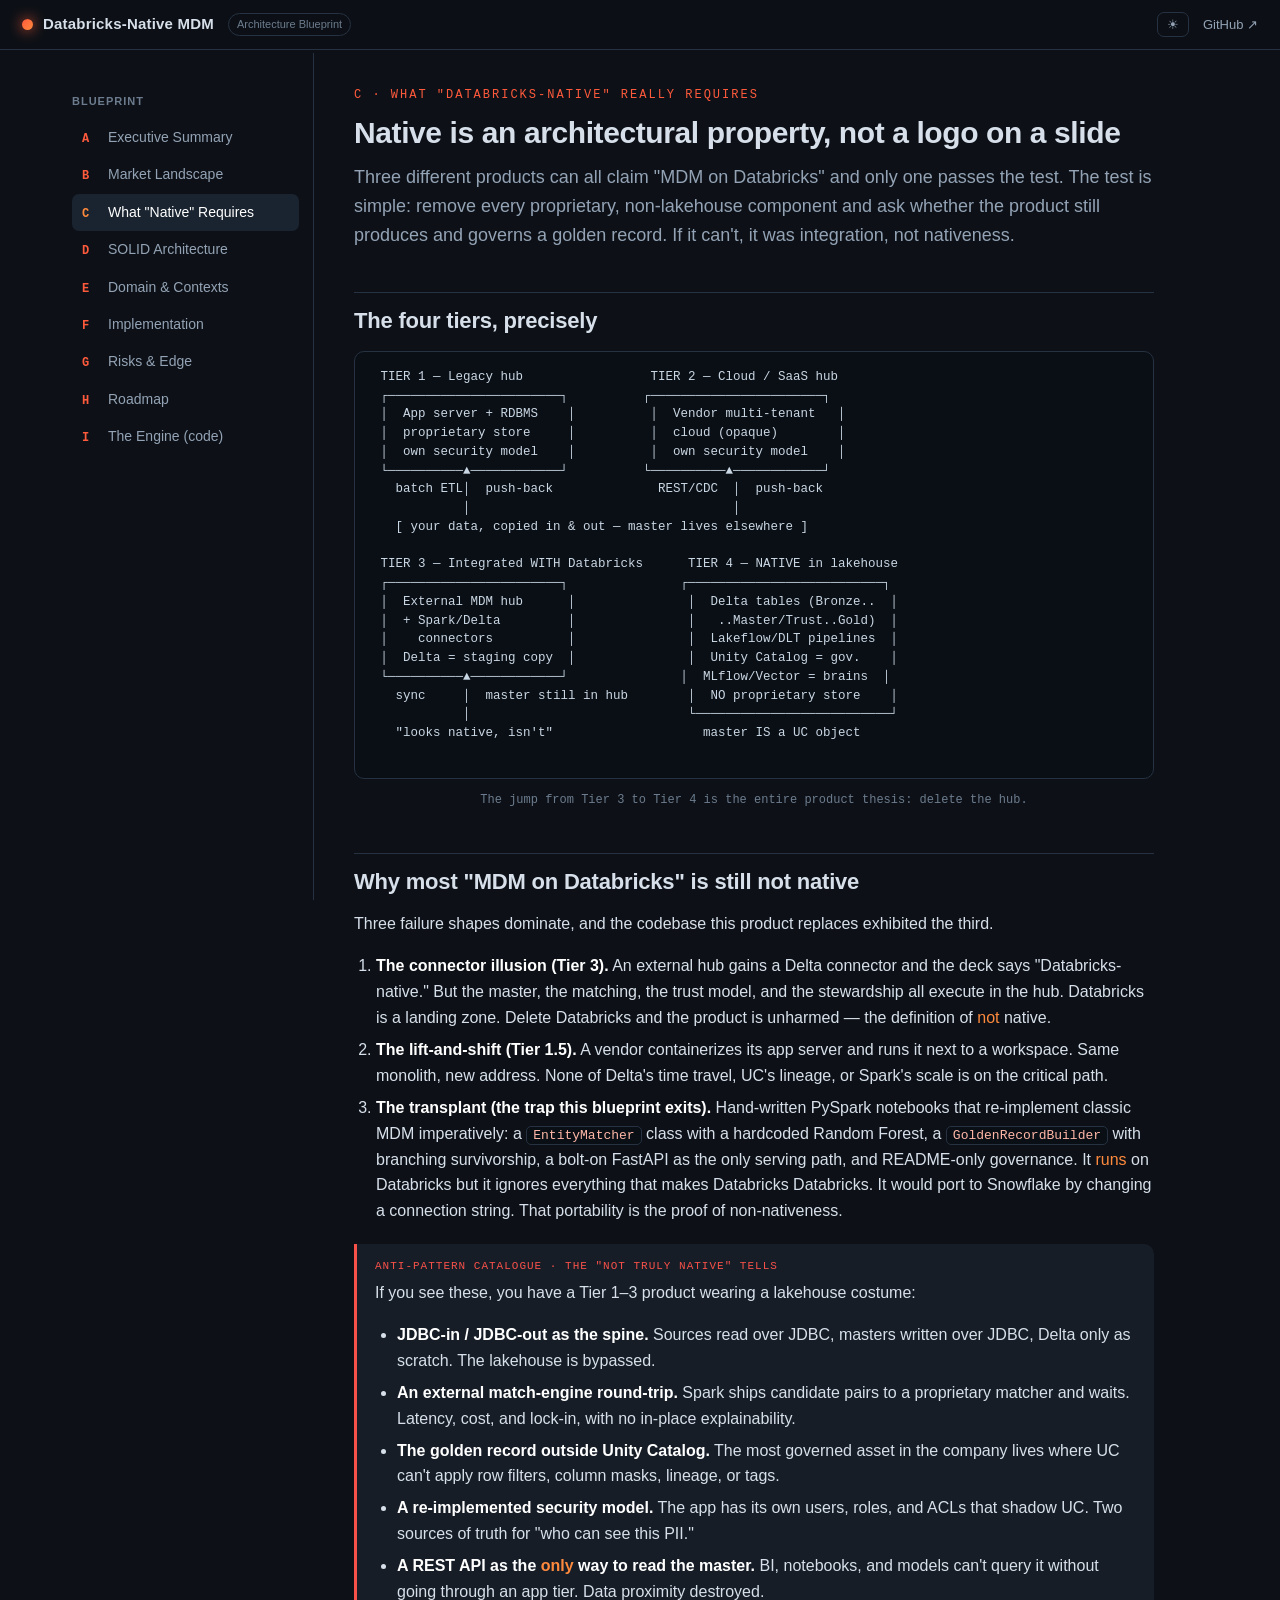
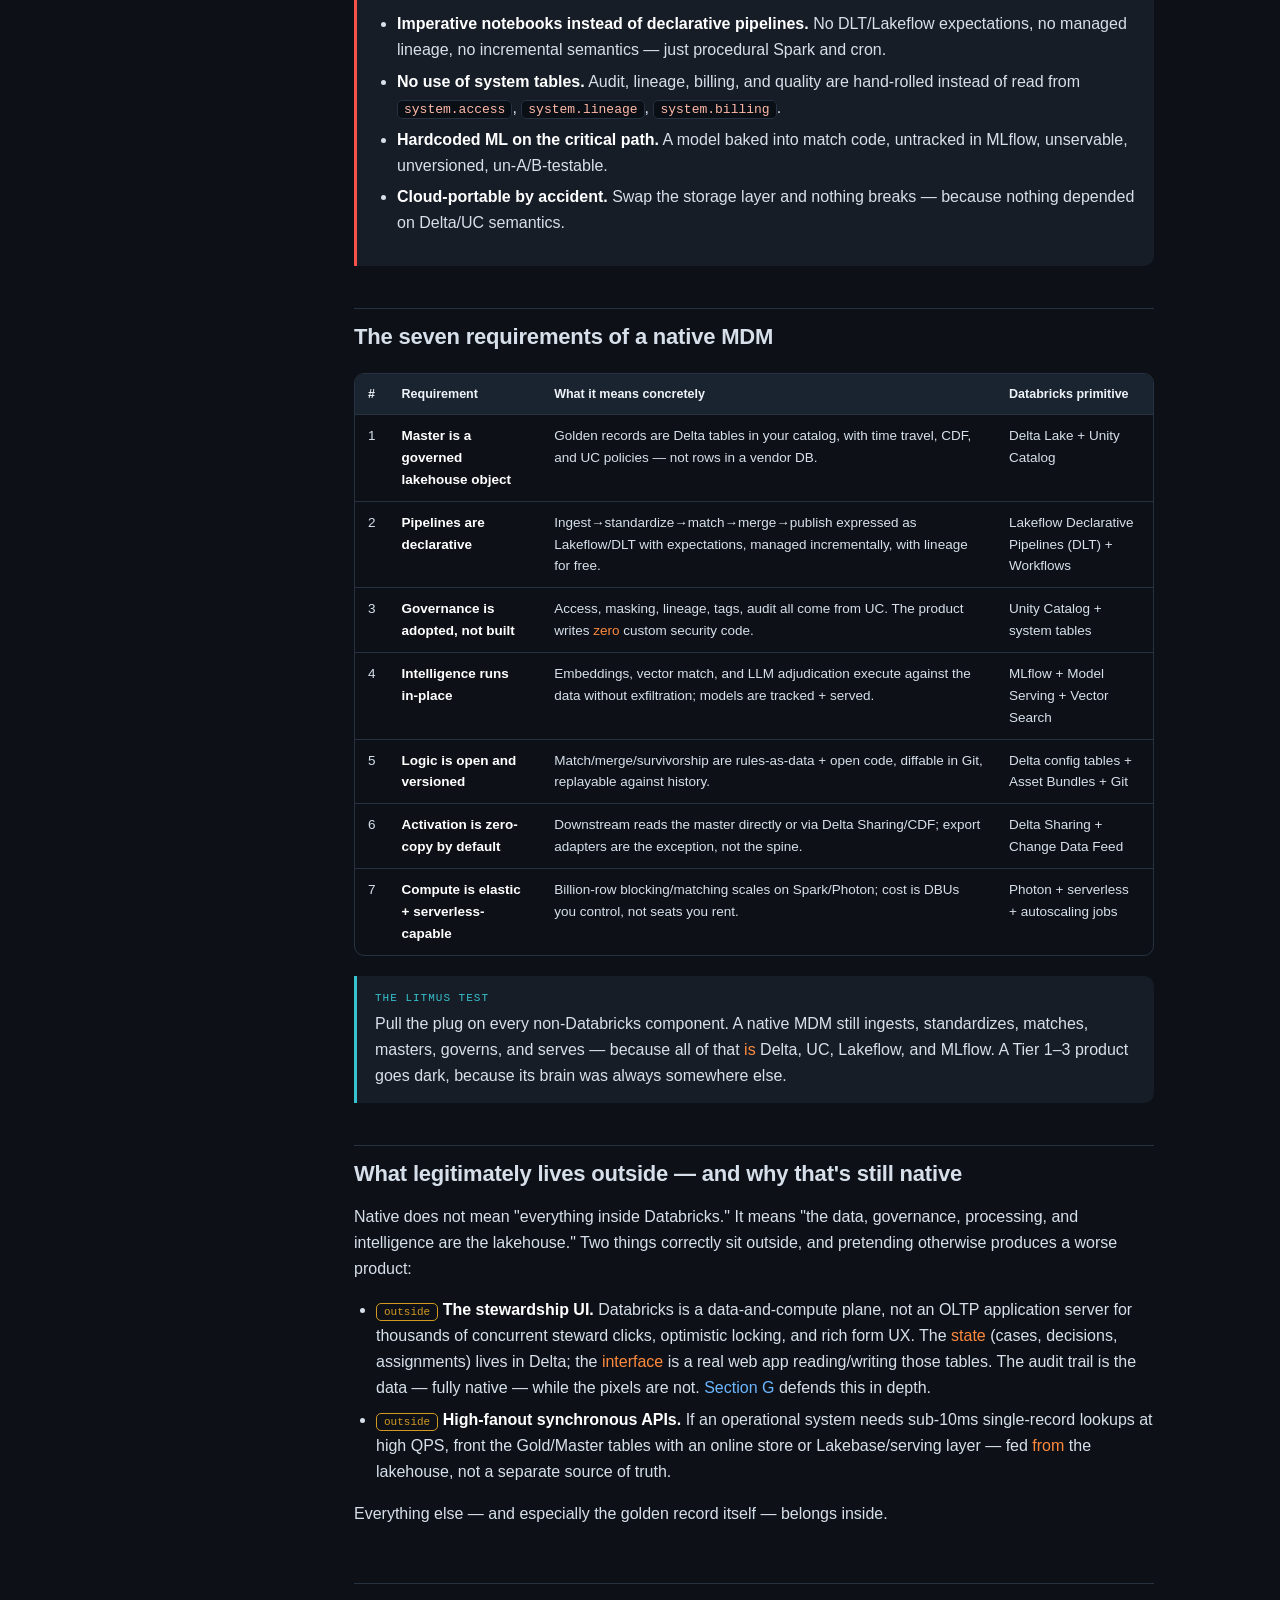
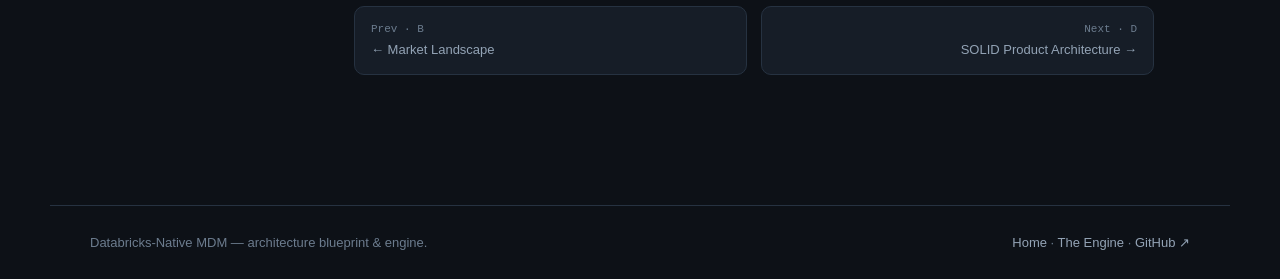
<file: docs/native.html>
<!DOCTYPE html>
<html lang="en">
<head>
<meta charset="utf-8">
<meta name="viewport" content="width=device-width, initial-scale=1">
<title>C · What "Databricks-Native" Requires — MDM Blueprint</title>
<link rel="stylesheet" href="assets/style.css">
</head>
<body>
<header class="topbar">
  <button class="nav-toggle" aria-label="Menu">☰</button>
  <a class="brand" href="index.html"><span class="dot"></span> Databricks-Native MDM</a>
  <span class="tag">Architecture Blueprint</span>
  <span class="spacer"></span>
  <a class="gh" href="https://github.com/aviral-bhardwaj/databricksmdm">GitHub ↗</a>
</header>

<div class="layout">
  <aside class="sidebar" id="sidebar">
    <h4>Blueprint</h4>
    <a href="index.html"><span class="lt">A</span> Executive Summary</a>
    <a href="market.html"><span class="lt">B</span> Market Landscape</a>
    <a href="native.html"><span class="lt">C</span> What "Native" Requires</a>
    <a href="solid.html"><span class="lt">D</span> SOLID Architecture</a>
    <a href="domain.html"><span class="lt">E</span> Domain &amp; Contexts</a>
    <a href="blueprint.html"><span class="lt">F</span> Implementation</a>
    <a href="risks.html"><span class="lt">G</span> Risks &amp; Edge</a>
    <a href="roadmap.html"><span class="lt">H</span> Roadmap</a>
  </aside>

  <main class="content">
    <div class="eyebrow">C · What "Databricks-Native" Really Requires</div>
    <h1>Native is an architectural property, not a logo on a slide</h1>
    <p class="lead">Three different products can all claim "MDM on Databricks" and only one passes the test. The test is simple: remove every proprietary, non-lakehouse component and ask whether the product still produces and governs a golden record. If it can't, it was integration, not nativeness.</p>

    <h2>The four tiers, precisely</h2>
    <pre>
 TIER 1 — Legacy hub                 TIER 2 — Cloud / SaaS hub
 ┌───────────────────────┐          ┌───────────────────────┐
 │  App server + RDBMS    │          │  Vendor multi-tenant   │
 │  proprietary store     │          │  cloud (opaque)        │
 │  own security model    │          │  own security model    │
 └──────────▲────────────┘          └──────────▲────────────┘
   batch ETL│  push-back              REST/CDC  │  push-back
            │                                   │
   [ your data, copied in & out — master lives elsewhere ]

 TIER 3 — Integrated WITH Databricks      TIER 4 — NATIVE in lakehouse
 ┌───────────────────────┐               ┌──────────────────────────┐
 │  External MDM hub      │               │  Delta tables (Bronze..  │
 │  + Spark/Delta         │               │   ..Master/Trust..Gold)  │
 │    connectors          │               │  Lakeflow/DLT pipelines  │
 │  Delta = staging copy  │               │  Unity Catalog = gov.    │
 └──────────▲────────────┘               │  MLflow/Vector = brains  │
   sync     │  master still in hub        │  NO proprietary store    │
            │                             └──────────────────────────┘
   "looks native, isn't"                    master IS a UC object
    </pre>
    <div class="diagram-cap">The jump from Tier 3 to Tier 4 is the entire product thesis: delete the hub.</div>

    <h2>Why most "MDM on Databricks" is still not native</h2>
    <p>Three failure shapes dominate, and the codebase this product replaces exhibited the third.</p>
    <ol>
      <li><strong>The connector illusion (Tier 3).</strong> An external hub gains a Delta connector and the deck says "Databricks-native." But the master, the matching, the trust model, and the stewardship all execute in the hub. Databricks is a landing zone. Delete Databricks and the product is unharmed — the definition of <em>not</em> native.</li>
      <li><strong>The lift-and-shift (Tier 1.5).</strong> A vendor containerizes its app server and runs it next to a workspace. Same monolith, new address. None of Delta's time travel, UC's lineage, or Spark's scale is on the critical path.</li>
      <li><strong>The transplant (the trap this blueprint exits).</strong> Hand-written PySpark notebooks that re-implement classic MDM imperatively: a <code>EntityMatcher</code> class with a hardcoded Random Forest, a <code>GoldenRecordBuilder</code> with branching survivorship, a bolt-on FastAPI as the only serving path, and README-only governance. It <em>runs</em> on Databricks but it ignores everything that makes Databricks Databricks. It would port to Snowflake by changing a connection string. That portability is the proof of non-nativeness.</li>
    </ol>

    <div class="callout anti">
      <div class="ct">Anti-pattern catalogue · the "not truly native" tells</div>
      <p>If you see these, you have a Tier&nbsp;1–3 product wearing a lakehouse costume:</p>
      <ul>
        <li><strong>JDBC-in / JDBC-out as the spine.</strong> Sources read over JDBC, masters written over JDBC, Delta only as scratch. The lakehouse is bypassed.</li>
        <li><strong>An external match-engine round-trip.</strong> Spark ships candidate pairs to a proprietary matcher and waits. Latency, cost, and lock-in, with no in-place explainability.</li>
        <li><strong>The golden record outside Unity Catalog.</strong> The most governed asset in the company lives where UC can't apply row filters, column masks, lineage, or tags.</li>
        <li><strong>A re-implemented security model.</strong> The app has its own users, roles, and ACLs that shadow UC. Two sources of truth for "who can see this PII."</li>
        <li><strong>A REST API as the <em>only</em> way to read the master.</strong> BI, notebooks, and models can't query it without going through an app tier. Data proximity destroyed.</li>
        <li><strong>Imperative notebooks instead of declarative pipelines.</strong> No DLT/Lakeflow expectations, no managed lineage, no incremental semantics — just procedural Spark and cron.</li>
        <li><strong>No use of system tables.</strong> Audit, lineage, billing, and quality are hand-rolled instead of read from <code>system.access</code>, <code>system.lineage</code>, <code>system.billing</code>.</li>
        <li><strong>Hardcoded ML on the critical path.</strong> A model baked into match code, untracked in MLflow, unservable, unversioned, un-A/B-testable.</li>
        <li><strong>Cloud-portable by accident.</strong> Swap the storage layer and nothing breaks — because nothing depended on Delta/UC semantics.</li>
      </ul>
    </div>

    <h2>The seven requirements of a native MDM</h2>
    <div class="tablewrap">
    <table>
      <thead><tr><th>#</th><th>Requirement</th><th>What it means concretely</th><th>Databricks primitive</th></tr></thead>
      <tbody>
        <tr><td>1</td><td><strong>Master is a governed lakehouse object</strong></td><td>Golden records are Delta tables in your catalog, with time travel, CDF, and UC policies — not rows in a vendor DB.</td><td>Delta Lake + Unity Catalog</td></tr>
        <tr><td>2</td><td><strong>Pipelines are declarative</strong></td><td>Ingest→standardize→match→merge→publish expressed as Lakeflow/DLT with expectations, managed incrementally, with lineage for free.</td><td>Lakeflow Declarative Pipelines (DLT) + Workflows</td></tr>
        <tr><td>3</td><td><strong>Governance is adopted, not built</strong></td><td>Access, masking, lineage, tags, audit all come from UC. The product writes <em>zero</em> custom security code.</td><td>Unity Catalog + system tables</td></tr>
        <tr><td>4</td><td><strong>Intelligence runs in-place</strong></td><td>Embeddings, vector match, and LLM adjudication execute against the data without exfiltration; models are tracked + served.</td><td>MLflow + Model Serving + Vector Search</td></tr>
        <tr><td>5</td><td><strong>Logic is open and versioned</strong></td><td>Match/merge/survivorship are rules-as-data + open code, diffable in Git, replayable against history.</td><td>Delta config tables + Asset Bundles + Git</td></tr>
        <tr><td>6</td><td><strong>Activation is zero-copy by default</strong></td><td>Downstream reads the master directly or via Delta Sharing/CDF; export adapters are the exception, not the spine.</td><td>Delta Sharing + Change Data Feed</td></tr>
        <tr><td>7</td><td><strong>Compute is elastic + serverless-capable</strong></td><td>Billion-row blocking/matching scales on Spark/Photon; cost is DBUs you control, not seats you rent.</td><td>Photon + serverless + autoscaling jobs</td></tr>
      </tbody>
    </table>
    </div>

    <div class="callout native">
      <div class="ct">The litmus test</div>
      <p>Pull the plug on every non-Databricks component. A native MDM still ingests, standardizes, matches, masters, governs, and serves — because all of that <em>is</em> Delta, UC, Lakeflow, and MLflow. A Tier 1–3 product goes dark, because its brain was always somewhere else.</p>
    </div>

    <h2>What legitimately lives outside — and why that's still native</h2>
    <p>Native does not mean "everything inside Databricks." It means "the data, governance, processing, and intelligence are the lakehouse." Two things correctly sit outside, and pretending otherwise produces a worse product:</p>
    <ul>
      <li><span class="badge out">outside</span> <strong>The stewardship UI.</strong> Databricks is a data-and-compute plane, not an OLTP application server for thousands of concurrent steward clicks, optimistic locking, and rich form UX. The <em>state</em> (cases, decisions, assignments) lives in Delta; the <em>interface</em> is a real web app reading/writing those tables. The audit trail is the data — fully native — while the pixels are not. <a href="risks.html">Section G</a> defends this in depth.</li>
      <li><span class="badge out">outside</span> <strong>High-fanout synchronous APIs.</strong> If an operational system needs sub-10ms single-record lookups at high QPS, front the Gold/Master tables with an online store or Lakebase/serving layer — fed <em>from</em> the lakehouse, not a separate source of truth.</li>
    </ul>
    <p>Everything else — and especially the golden record itself — belongs inside.</p>

    <div class="pager">
      <a href="market.html"><span class="pk">Prev · B</span>← Market Landscape</a>
      <a class="next" href="solid.html"><span class="pk">Next · D</span>SOLID Product Architecture →</a>
    </div>
  </main>
</div>
<script src="assets/nav.js"></script>
</body>
</html>
</file>
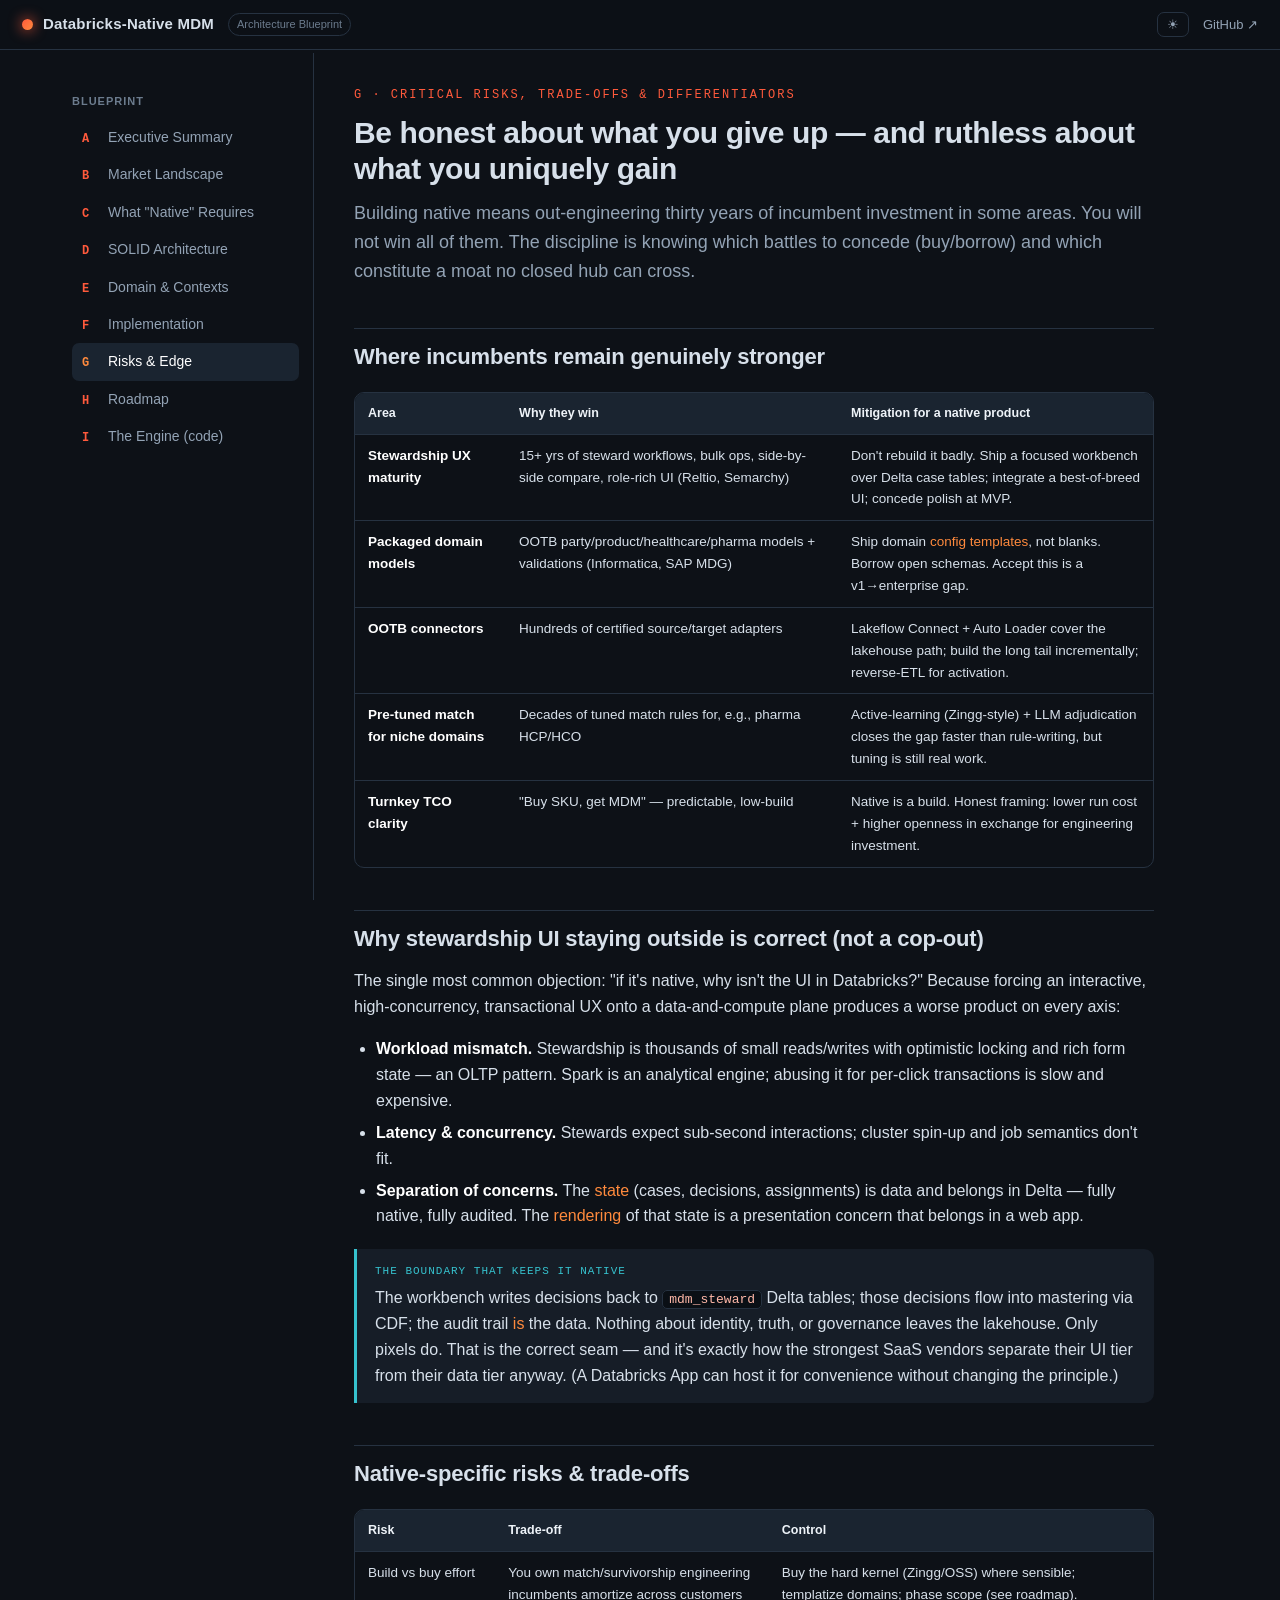
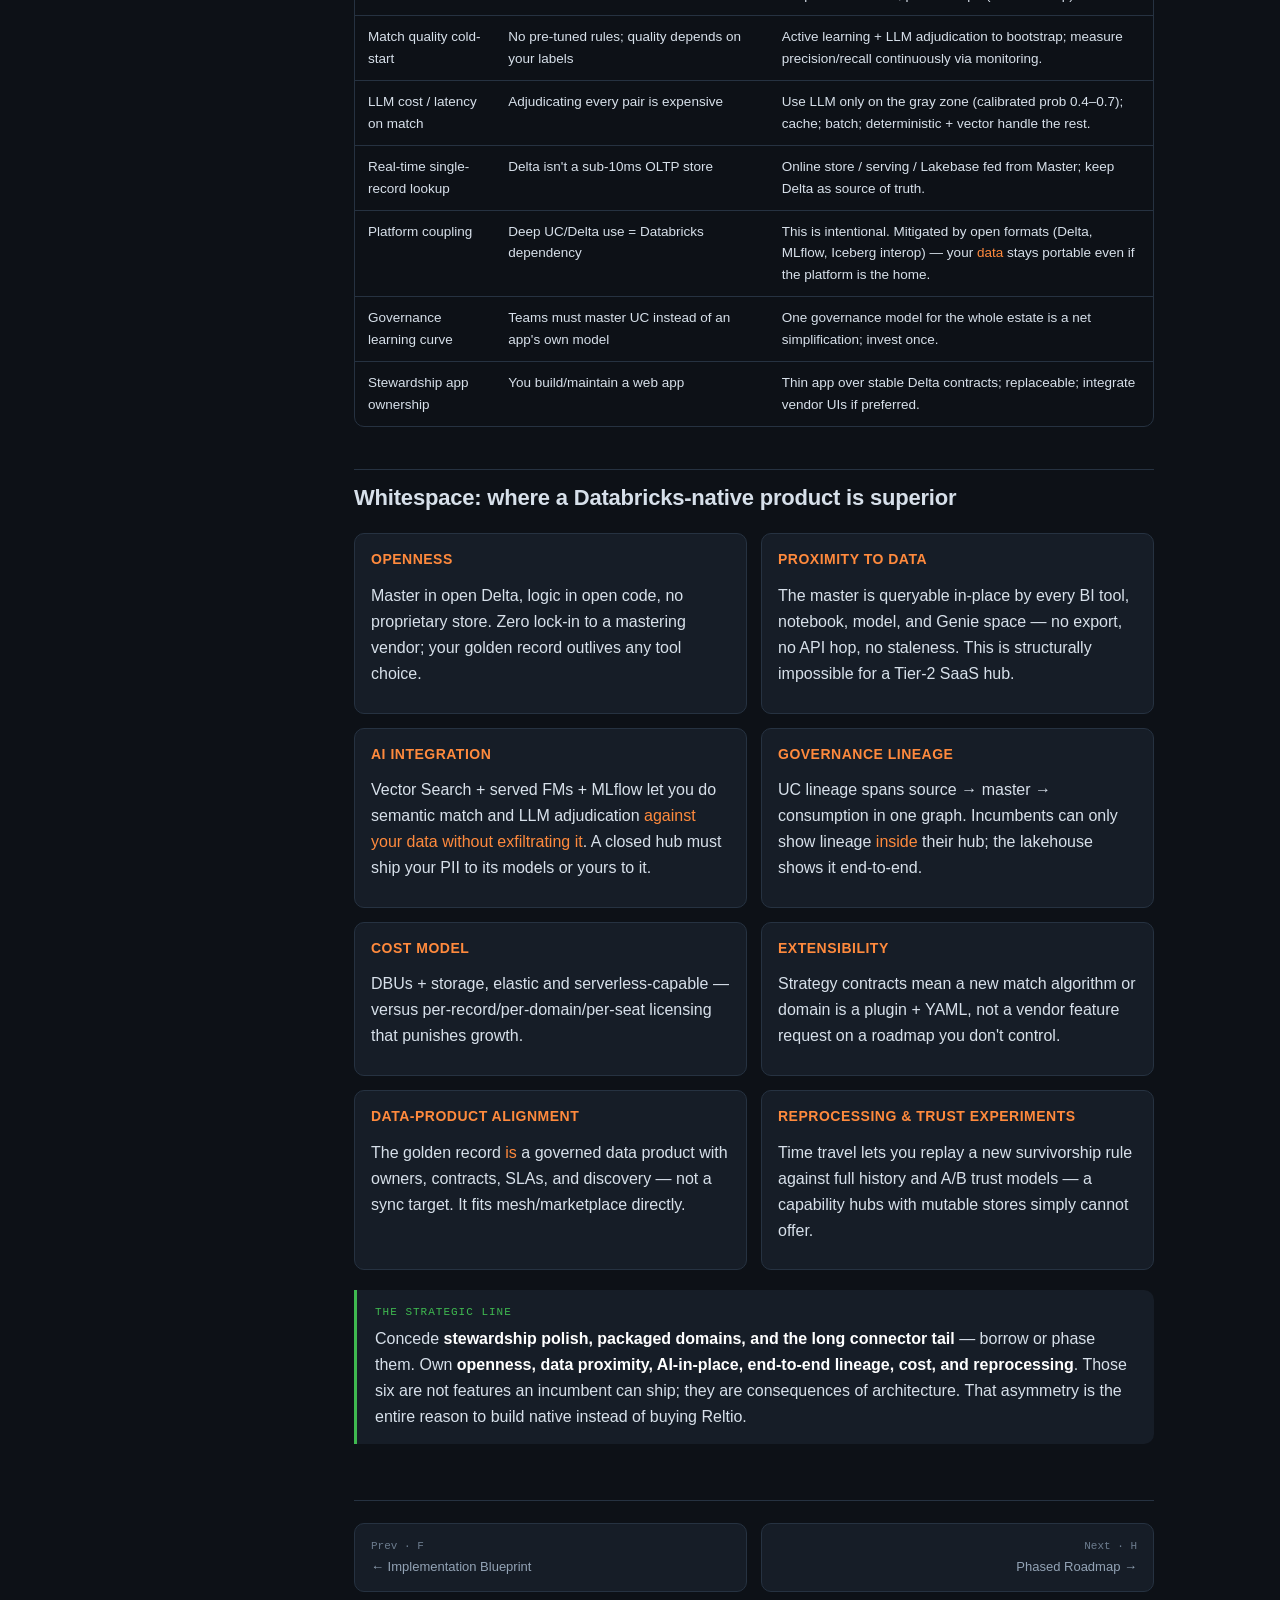
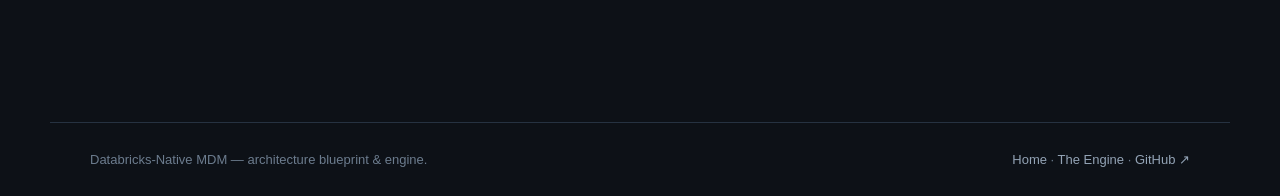
<file: docs/risks.html>
<!DOCTYPE html>
<html lang="en">
<head>
<meta charset="utf-8">
<meta name="viewport" content="width=device-width, initial-scale=1">
<title>G · Risks, Trade-offs &amp; Differentiators — MDM</title>
<link rel="stylesheet" href="assets/style.css">
</head>
<body>
<header class="topbar">
  <button class="nav-toggle" aria-label="Menu">☰</button>
  <a class="brand" href="index.html"><span class="dot"></span> Databricks-Native MDM</a>
  <span class="tag">Architecture Blueprint</span>
  <span class="spacer"></span>
  <a class="gh" href="https://github.com/aviral-bhardwaj/databricksmdm">GitHub ↗</a>
</header>

<div class="layout">
  <aside class="sidebar" id="sidebar">
    <h4>Blueprint</h4>
    <a href="index.html"><span class="lt">A</span> Executive Summary</a>
    <a href="market.html"><span class="lt">B</span> Market Landscape</a>
    <a href="native.html"><span class="lt">C</span> What "Native" Requires</a>
    <a href="solid.html"><span class="lt">D</span> SOLID Architecture</a>
    <a href="domain.html"><span class="lt">E</span> Domain &amp; Contexts</a>
    <a href="blueprint.html"><span class="lt">F</span> Implementation</a>
    <a href="risks.html"><span class="lt">G</span> Risks &amp; Edge</a>
    <a href="roadmap.html"><span class="lt">H</span> Roadmap</a>
  </aside>

  <main class="content">
    <div class="eyebrow">G · Critical Risks, Trade-offs &amp; Differentiators</div>
    <h1>Be honest about what you give up — and ruthless about what you uniquely gain</h1>
    <p class="lead">Building native means out-engineering thirty years of incumbent investment in some areas. You will not win all of them. The discipline is knowing which battles to concede (buy/borrow) and which constitute a moat no closed hub can cross.</p>

    <h2>Where incumbents remain genuinely stronger</h2>
    <div class="tablewrap">
    <table>
      <thead><tr><th>Area</th><th>Why they win</th><th>Mitigation for a native product</th></tr></thead>
      <tbody>
        <tr><td><strong>Stewardship UX maturity</strong></td><td>15+ yrs of steward workflows, bulk ops, side-by-side compare, role-rich UI (Reltio, Semarchy)</td><td>Don't rebuild it badly. Ship a focused workbench over Delta case tables; integrate a best-of-breed UI; concede polish at MVP.</td></tr>
        <tr><td><strong>Packaged domain models</strong></td><td>OOTB party/product/healthcare/pharma models + validations (Informatica, SAP MDG)</td><td>Ship domain <em>config templates</em>, not blanks. Borrow open schemas. Accept this is a v1→enterprise gap.</td></tr>
        <tr><td><strong>OOTB connectors</strong></td><td>Hundreds of certified source/target adapters</td><td>Lakeflow Connect + Auto Loader cover the lakehouse path; build the long tail incrementally; reverse-ETL for activation.</td></tr>
        <tr><td><strong>Pre-tuned match for niche domains</strong></td><td>Decades of tuned match rules for, e.g., pharma HCP/HCO</td><td>Active-learning (Zingg-style) + LLM adjudication closes the gap faster than rule-writing, but tuning is still real work.</td></tr>
        <tr><td><strong>Turnkey TCO clarity</strong></td><td>"Buy SKU, get MDM" — predictable, low-build</td><td>Native is a build. Honest framing: lower run cost + higher openness in exchange for engineering investment.</td></tr>
      </tbody>
    </table>
    </div>

    <h2>Why stewardship UI staying outside is correct (not a cop-out)</h2>
    <p>The single most common objection: "if it's native, why isn't the UI in Databricks?" Because forcing an interactive, high-concurrency, transactional UX onto a data-and-compute plane produces a worse product on every axis:</p>
    <ul>
      <li><strong>Workload mismatch.</strong> Stewardship is thousands of small reads/writes with optimistic locking and rich form state — an OLTP pattern. Spark is an analytical engine; abusing it for per-click transactions is slow and expensive.</li>
      <li><strong>Latency &amp; concurrency.</strong> Stewards expect sub-second interactions; cluster spin-up and job semantics don't fit.</li>
      <li><strong>Separation of concerns.</strong> The <em>state</em> (cases, decisions, assignments) is data and belongs in Delta — fully native, fully audited. The <em>rendering</em> of that state is a presentation concern that belongs in a web app.</li>
    </ul>
    <div class="callout native">
      <div class="ct">The boundary that keeps it native</div>
      <p>The workbench writes decisions back to <code>mdm_steward</code> Delta tables; those decisions flow into mastering via CDF; the audit trail <em>is</em> the data. Nothing about identity, truth, or governance leaves the lakehouse. Only pixels do. That is the correct seam — and it's exactly how the strongest SaaS vendors separate their UI tier from their data tier anyway. (A Databricks App can host it for convenience without changing the principle.)</p>
    </div>

    <h2>Native-specific risks &amp; trade-offs</h2>
    <div class="tablewrap">
    <table>
      <thead><tr><th>Risk</th><th>Trade-off</th><th>Control</th></tr></thead>
      <tbody>
        <tr><td>Build vs buy effort</td><td>You own match/survivorship engineering incumbents amortize across customers</td><td>Buy the hard kernel (Zingg/OSS) where sensible; templatize domains; phase scope (see roadmap).</td></tr>
        <tr><td>Match quality cold-start</td><td>No pre-tuned rules; quality depends on your labels</td><td>Active learning + LLM adjudication to bootstrap; measure precision/recall continuously via monitoring.</td></tr>
        <tr><td>LLM cost / latency on match</td><td>Adjudicating every pair is expensive</td><td>Use LLM only on the gray zone (calibrated prob 0.4–0.7); cache; batch; deterministic + vector handle the rest.</td></tr>
        <tr><td>Real-time single-record lookup</td><td>Delta isn't a sub-10ms OLTP store</td><td>Online store / serving / Lakebase fed from Master; keep Delta as source of truth.</td></tr>
        <tr><td>Platform coupling</td><td>Deep UC/Delta use = Databricks dependency</td><td>This is intentional. Mitigated by open formats (Delta, MLflow, Iceberg interop) — your <em>data</em> stays portable even if the platform is the home.</td></tr>
        <tr><td>Governance learning curve</td><td>Teams must master UC instead of an app's own model</td><td>One governance model for the whole estate is a net simplification; invest once.</td></tr>
        <tr><td>Stewardship app ownership</td><td>You build/maintain a web app</td><td>Thin app over stable Delta contracts; replaceable; integrate vendor UIs if preferred.</td></tr>
      </tbody>
    </table>
    </div>

    <h2>Whitespace: where a Databricks-native product is superior</h2>
    <div class="kgrid">
      <div class="box"><h4>Openness</h4><p>Master in open Delta, logic in open code, no proprietary store. Zero lock-in to a mastering vendor; your golden record outlives any tool choice.</p></div>
      <div class="box"><h4>Proximity to data</h4><p>The master is queryable in-place by every BI tool, notebook, model, and Genie space — no export, no API hop, no staleness. This is structurally impossible for a Tier-2 SaaS hub.</p></div>
      <div class="box"><h4>AI integration</h4><p>Vector Search + served FMs + MLflow let you do semantic match and LLM adjudication <em>against your data without exfiltrating it</em>. A closed hub must ship your PII to its models or yours to it.</p></div>
      <div class="box"><h4>Governance lineage</h4><p>UC lineage spans source → master → consumption in one graph. Incumbents can only show lineage <em>inside</em> their hub; the lakehouse shows it end-to-end.</p></div>
      <div class="box"><h4>Cost model</h4><p>DBUs + storage, elastic and serverless-capable — versus per-record/per-domain/per-seat licensing that punishes growth.</p></div>
      <div class="box"><h4>Extensibility</h4><p>Strategy contracts mean a new match algorithm or domain is a plugin + YAML, not a vendor feature request on a roadmap you don't control.</p></div>
      <div class="box"><h4>Data-product alignment</h4><p>The golden record <em>is</em> a governed data product with owners, contracts, SLAs, and discovery — not a sync target. It fits mesh/marketplace directly.</p></div>
      <div class="box"><h4>Reprocessing &amp; trust experiments</h4><p>Time travel lets you replay a new survivorship rule against full history and A/B trust models — a capability hubs with mutable stores simply cannot offer.</p></div>
    </div>

    <div class="callout good">
      <div class="ct">The strategic line</div>
      <p>Concede <strong>stewardship polish, packaged domains, and the long connector tail</strong> — borrow or phase them. Own <strong>openness, data proximity, AI-in-place, end-to-end lineage, cost, and reprocessing</strong>. Those six are not features an incumbent can ship; they are consequences of architecture. That asymmetry is the entire reason to build native instead of buying Reltio.</p>
    </div>

    <div class="pager">
      <a href="blueprint.html"><span class="pk">Prev · F</span>← Implementation Blueprint</a>
      <a class="next" href="roadmap.html"><span class="pk">Next · H</span>Phased Roadmap →</a>
    </div>
  </main>
</div>
<script src="assets/nav.js"></script>
</body>
</html>
</file>
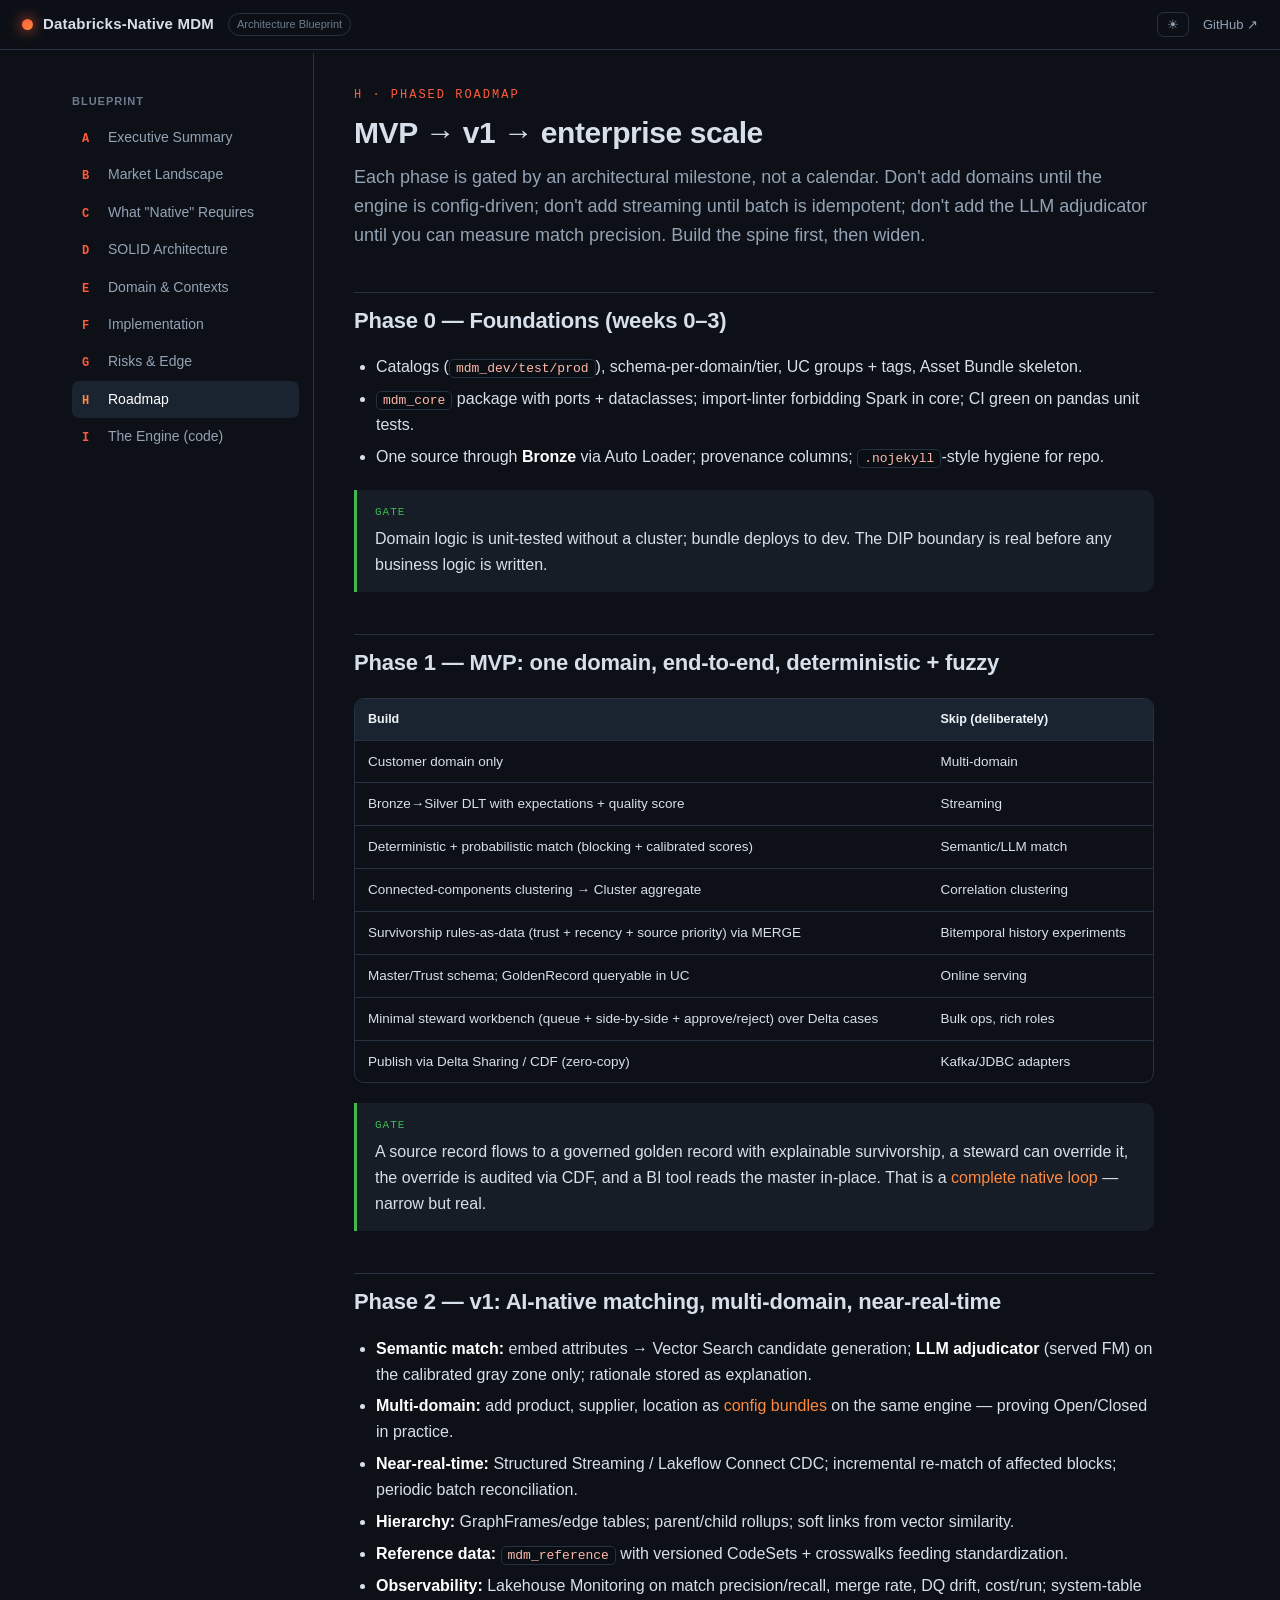
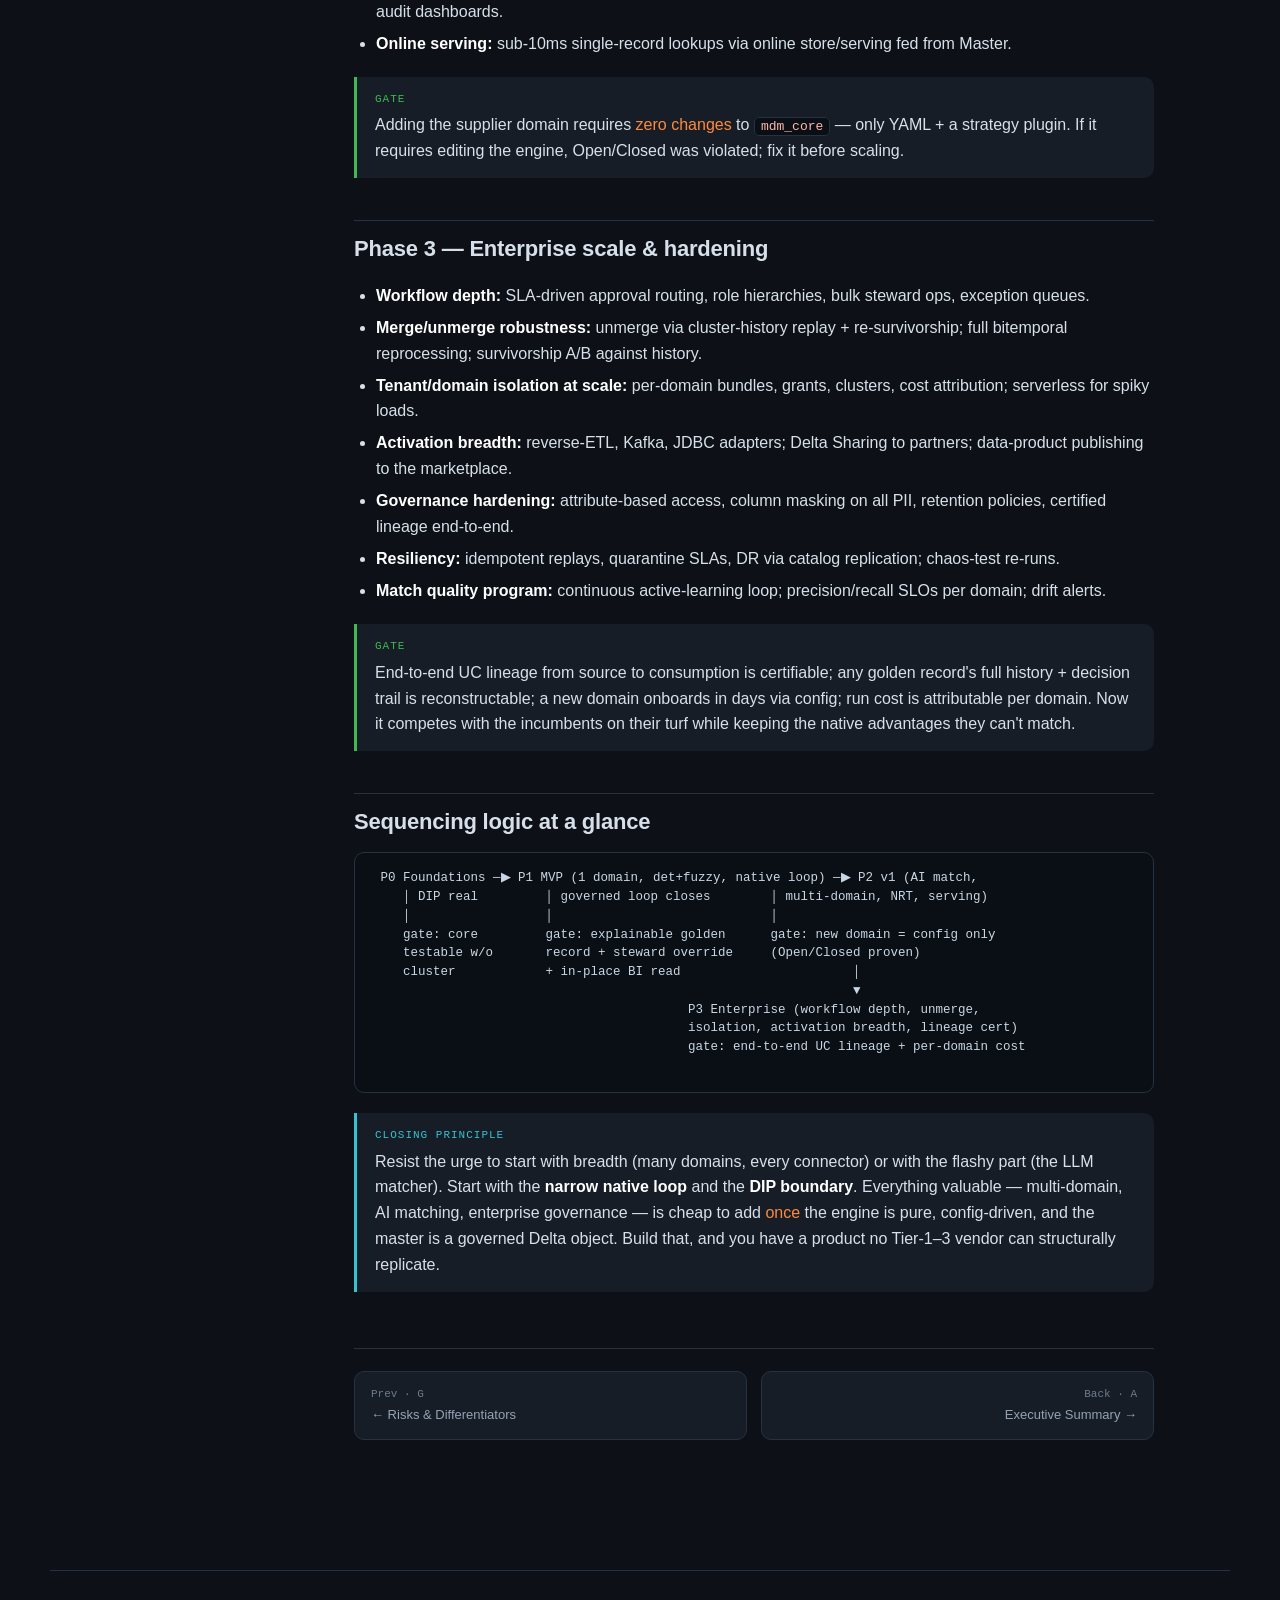
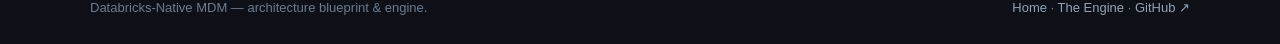
<file: docs/roadmap.html>
<!DOCTYPE html>
<html lang="en">
<head>
<meta charset="utf-8">
<meta name="viewport" content="width=device-width, initial-scale=1">
<title>H · Phased Roadmap — Databricks-Native MDM</title>
<link rel="stylesheet" href="assets/style.css">
</head>
<body>
<header class="topbar">
  <button class="nav-toggle" aria-label="Menu">☰</button>
  <a class="brand" href="index.html"><span class="dot"></span> Databricks-Native MDM</a>
  <span class="tag">Architecture Blueprint</span>
  <span class="spacer"></span>
  <a class="gh" href="https://github.com/aviral-bhardwaj/databricksmdm">GitHub ↗</a>
</header>

<div class="layout">
  <aside class="sidebar" id="sidebar">
    <h4>Blueprint</h4>
    <a href="index.html"><span class="lt">A</span> Executive Summary</a>
    <a href="market.html"><span class="lt">B</span> Market Landscape</a>
    <a href="native.html"><span class="lt">C</span> What "Native" Requires</a>
    <a href="solid.html"><span class="lt">D</span> SOLID Architecture</a>
    <a href="domain.html"><span class="lt">E</span> Domain &amp; Contexts</a>
    <a href="blueprint.html"><span class="lt">F</span> Implementation</a>
    <a href="risks.html"><span class="lt">G</span> Risks &amp; Edge</a>
    <a href="roadmap.html"><span class="lt">H</span> Roadmap</a>
  </aside>

  <main class="content">
    <div class="eyebrow">H · Phased Roadmap</div>
    <h1>MVP → v1 → enterprise scale</h1>
    <p class="lead">Each phase is gated by an architectural milestone, not a calendar. Don't add domains until the engine is config-driven; don't add streaming until batch is idempotent; don't add the LLM adjudicator until you can measure match precision. Build the spine first, then widen.</p>

    <h2>Phase 0 — Foundations (weeks 0–3)</h2>
    <ul>
      <li>Catalogs (<code>mdm_dev/test/prod</code>), schema-per-domain/tier, UC groups + tags, Asset Bundle skeleton.</li>
      <li><code>mdm_core</code> package with ports + dataclasses; import-linter forbidding Spark in core; CI green on pandas unit tests.</li>
      <li>One source through <strong>Bronze</strong> via Auto Loader; provenance columns; <code>.nojekyll</code>-style hygiene for repo.</li>
    </ul>
    <div class="callout good"><div class="ct">Gate</div><p>Domain logic is unit-tested without a cluster; bundle deploys to dev. The DIP boundary is real before any business logic is written.</p></div>

    <h2>Phase 1 — MVP: one domain, end-to-end, deterministic + fuzzy</h2>
    <div class="tablewrap">
    <table>
      <thead><tr><th>Build</th><th>Skip (deliberately)</th></tr></thead>
      <tbody>
        <tr><td>Customer domain only</td><td>Multi-domain</td></tr>
        <tr><td>Bronze→Silver DLT with expectations + quality score</td><td>Streaming</td></tr>
        <tr><td>Deterministic + probabilistic match (blocking + calibrated scores)</td><td>Semantic/LLM match</td></tr>
        <tr><td>Connected-components clustering → Cluster aggregate</td><td>Correlation clustering</td></tr>
        <tr><td>Survivorship rules-as-data (trust + recency + source priority) via MERGE</td><td>Bitemporal history experiments</td></tr>
        <tr><td>Master/Trust schema; GoldenRecord queryable in UC</td><td>Online serving</td></tr>
        <tr><td>Minimal steward workbench (queue + side-by-side + approve/reject) over Delta cases</td><td>Bulk ops, rich roles</td></tr>
        <tr><td>Publish via Delta Sharing / CDF (zero-copy)</td><td>Kafka/JDBC adapters</td></tr>
      </tbody>
    </table>
    </div>
    <div class="callout good"><div class="ct">Gate</div><p>A source record flows to a governed golden record with explainable survivorship, a steward can override it, the override is audited via CDF, and a BI tool reads the master in-place. That is a <em>complete native loop</em> — narrow but real.</p></div>

    <h2>Phase 2 — v1: AI-native matching, multi-domain, near-real-time</h2>
    <ul>
      <li><strong>Semantic match:</strong> embed attributes → Vector Search candidate generation; <strong>LLM adjudicator</strong> (served FM) on the calibrated gray zone only; rationale stored as explanation.</li>
      <li><strong>Multi-domain:</strong> add product, supplier, location as <em>config bundles</em> on the same engine — proving Open/Closed in practice.</li>
      <li><strong>Near-real-time:</strong> Structured Streaming / Lakeflow Connect CDC; incremental re-match of affected blocks; periodic batch reconciliation.</li>
      <li><strong>Hierarchy:</strong> GraphFrames/edge tables; parent/child rollups; soft links from vector similarity.</li>
      <li><strong>Reference data:</strong> <code>mdm_reference</code> with versioned CodeSets + crosswalks feeding standardization.</li>
      <li><strong>Observability:</strong> Lakehouse Monitoring on match precision/recall, merge rate, DQ drift, cost/run; system-table audit dashboards.</li>
      <li><strong>Online serving:</strong> sub-10ms single-record lookups via online store/serving fed from Master.</li>
    </ul>
    <div class="callout good"><div class="ct">Gate</div><p>Adding the supplier domain requires <em>zero changes</em> to <code>mdm_core</code> — only YAML + a strategy plugin. If it requires editing the engine, Open/Closed was violated; fix it before scaling.</p></div>

    <h2>Phase 3 — Enterprise scale &amp; hardening</h2>
    <ul>
      <li><strong>Workflow depth:</strong> SLA-driven approval routing, role hierarchies, bulk steward ops, exception queues.</li>
      <li><strong>Merge/unmerge robustness:</strong> unmerge via cluster-history replay + re-survivorship; full bitemporal reprocessing; survivorship A/B against history.</li>
      <li><strong>Tenant/domain isolation at scale:</strong> per-domain bundles, grants, clusters, cost attribution; serverless for spiky loads.</li>
      <li><strong>Activation breadth:</strong> reverse-ETL, Kafka, JDBC adapters; Delta Sharing to partners; data-product publishing to the marketplace.</li>
      <li><strong>Governance hardening:</strong> attribute-based access, column masking on all PII, retention policies, certified lineage end-to-end.</li>
      <li><strong>Resiliency:</strong> idempotent replays, quarantine SLAs, DR via catalog replication; chaos-test re-runs.</li>
      <li><strong>Match quality program:</strong> continuous active-learning loop; precision/recall SLOs per domain; drift alerts.</li>
    </ul>
    <div class="callout good"><div class="ct">Gate</div><p>End-to-end UC lineage from source to consumption is certifiable; any golden record's full history + decision trail is reconstructable; a new domain onboards in days via config; run cost is attributable per domain. Now it competes with the incumbents on their turf while keeping the native advantages they can't match.</p></div>

    <h2>Sequencing logic at a glance</h2>
    <pre>
 P0 Foundations ─▶ P1 MVP (1 domain, det+fuzzy, native loop) ─▶ P2 v1 (AI match,
    │ DIP real         │ governed loop closes        │ multi-domain, NRT, serving)
    │                  │                             │
    gate: core         gate: explainable golden      gate: new domain = config only
    testable w/o       record + steward override     (Open/Closed proven)
    cluster            + in-place BI read                       │
                                                                ▼
                                          P3 Enterprise (workflow depth, unmerge,
                                          isolation, activation breadth, lineage cert)
                                          gate: end-to-end UC lineage + per-domain cost
    </pre>

    <div class="callout native">
      <div class="ct">Closing principle</div>
      <p>Resist the urge to start with breadth (many domains, every connector) or with the flashy part (the LLM matcher). Start with the <strong>narrow native loop</strong> and the <strong>DIP boundary</strong>. Everything valuable — multi-domain, AI matching, enterprise governance — is cheap to add <em>once</em> the engine is pure, config-driven, and the master is a governed Delta object. Build that, and you have a product no Tier-1–3 vendor can structurally replicate.</p>
    </div>

    <div class="pager">
      <a href="risks.html"><span class="pk">Prev · G</span>← Risks &amp; Differentiators</a>
      <a class="next" href="index.html"><span class="pk">Back · A</span>Executive Summary →</a>
    </div>
  </main>
</div>
<script src="assets/nav.js"></script>
</body>
</html>
</file>
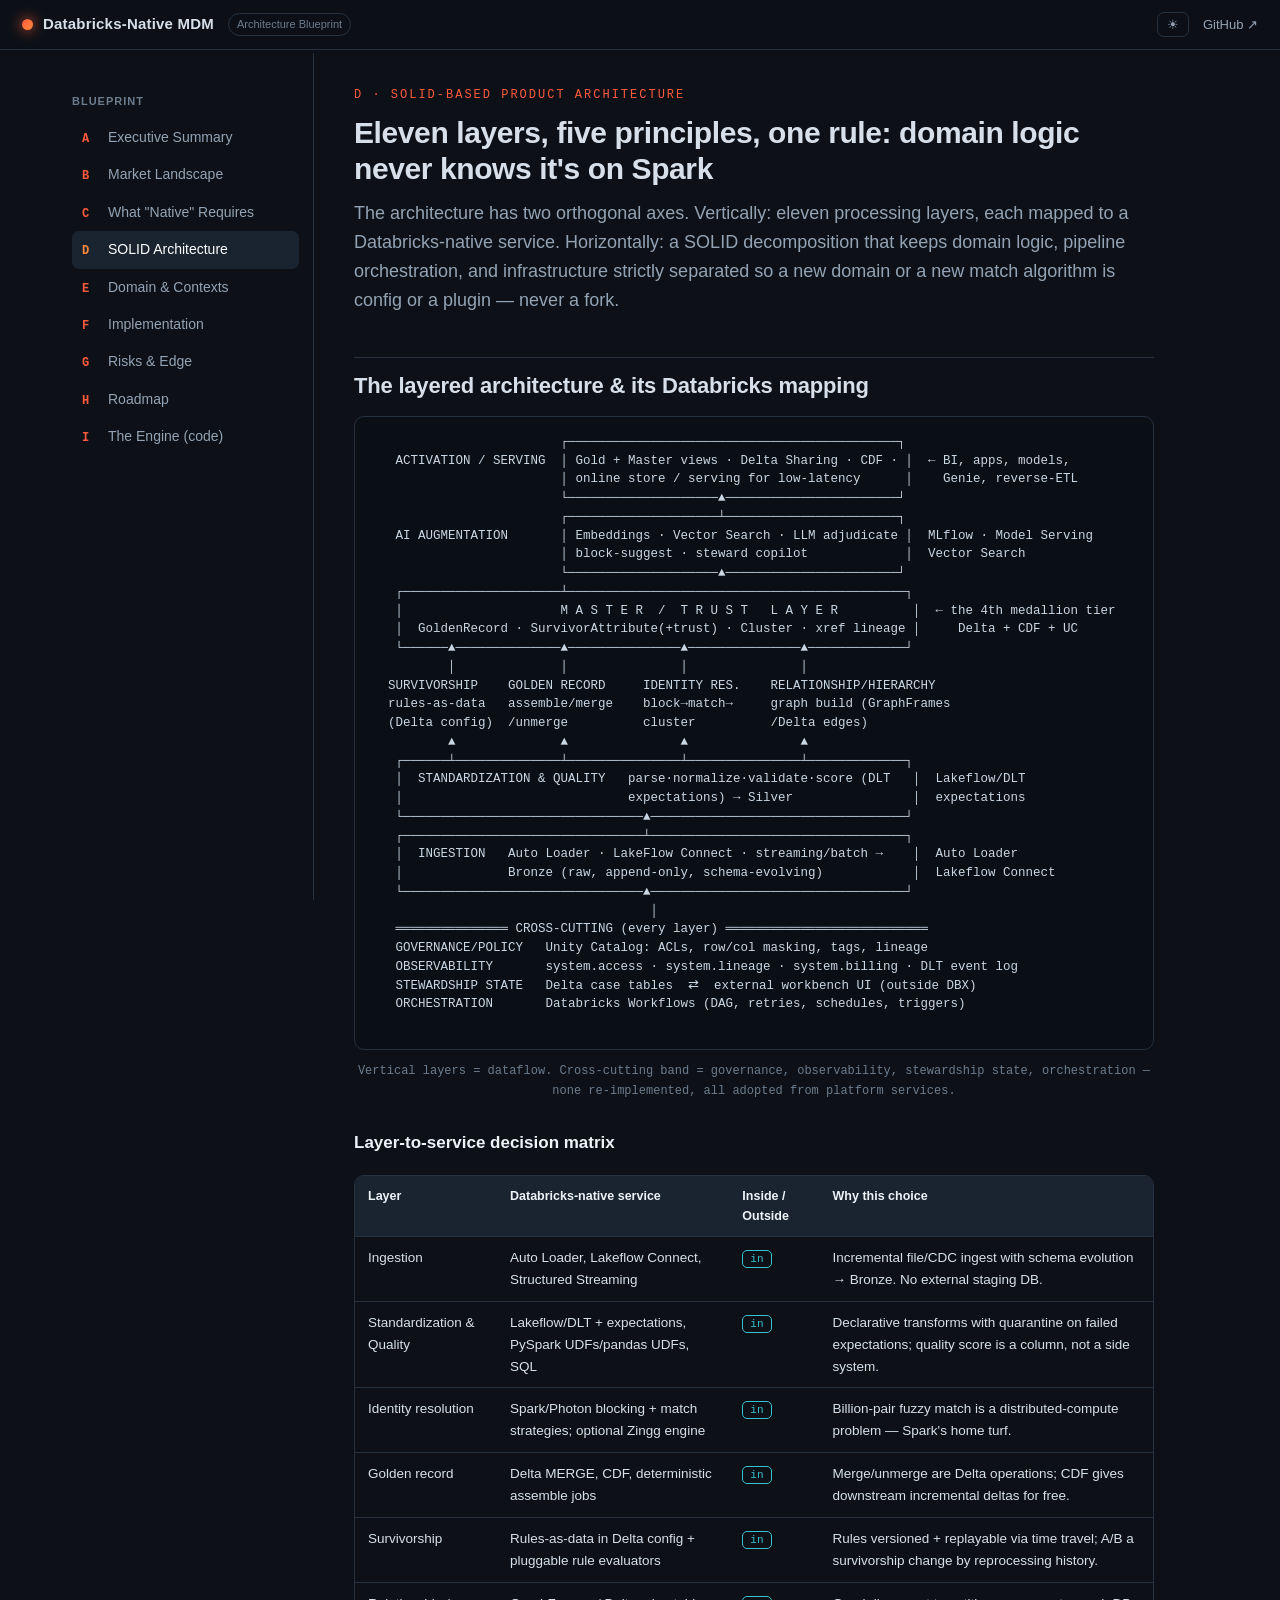
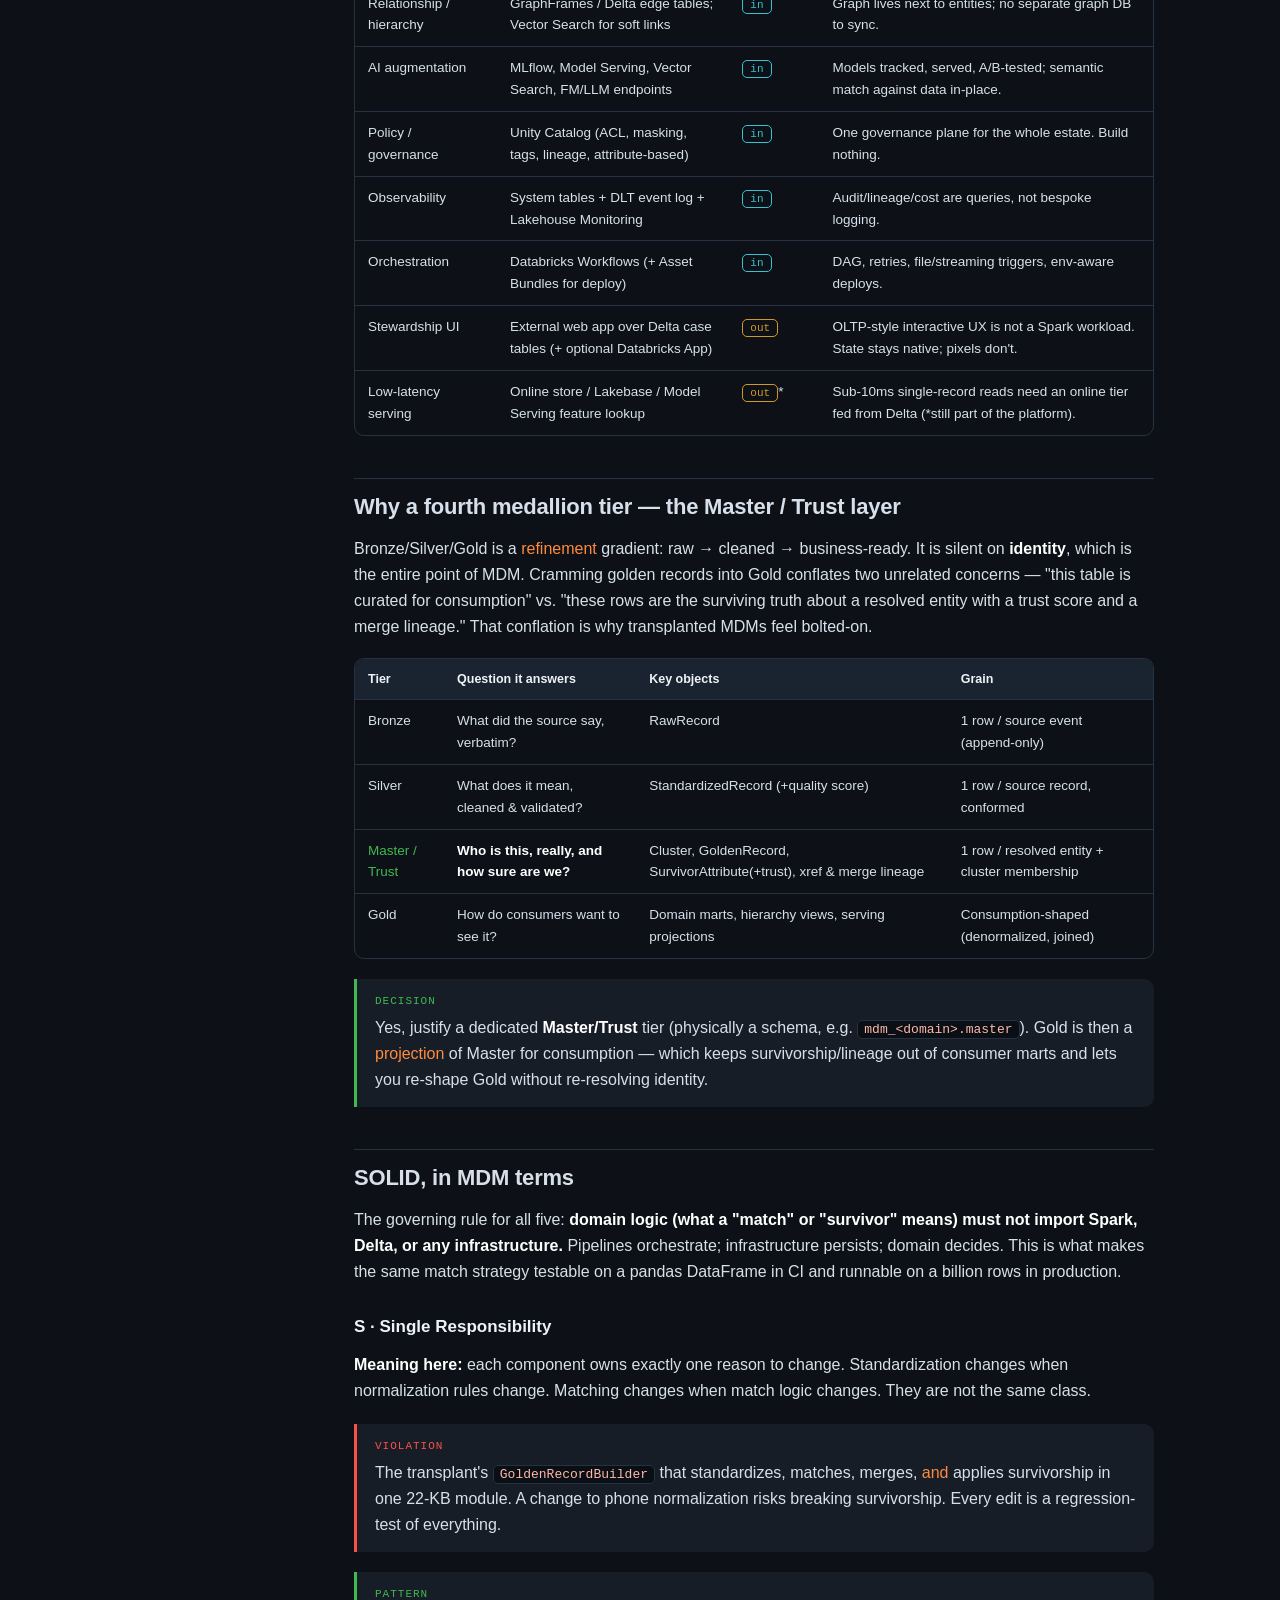
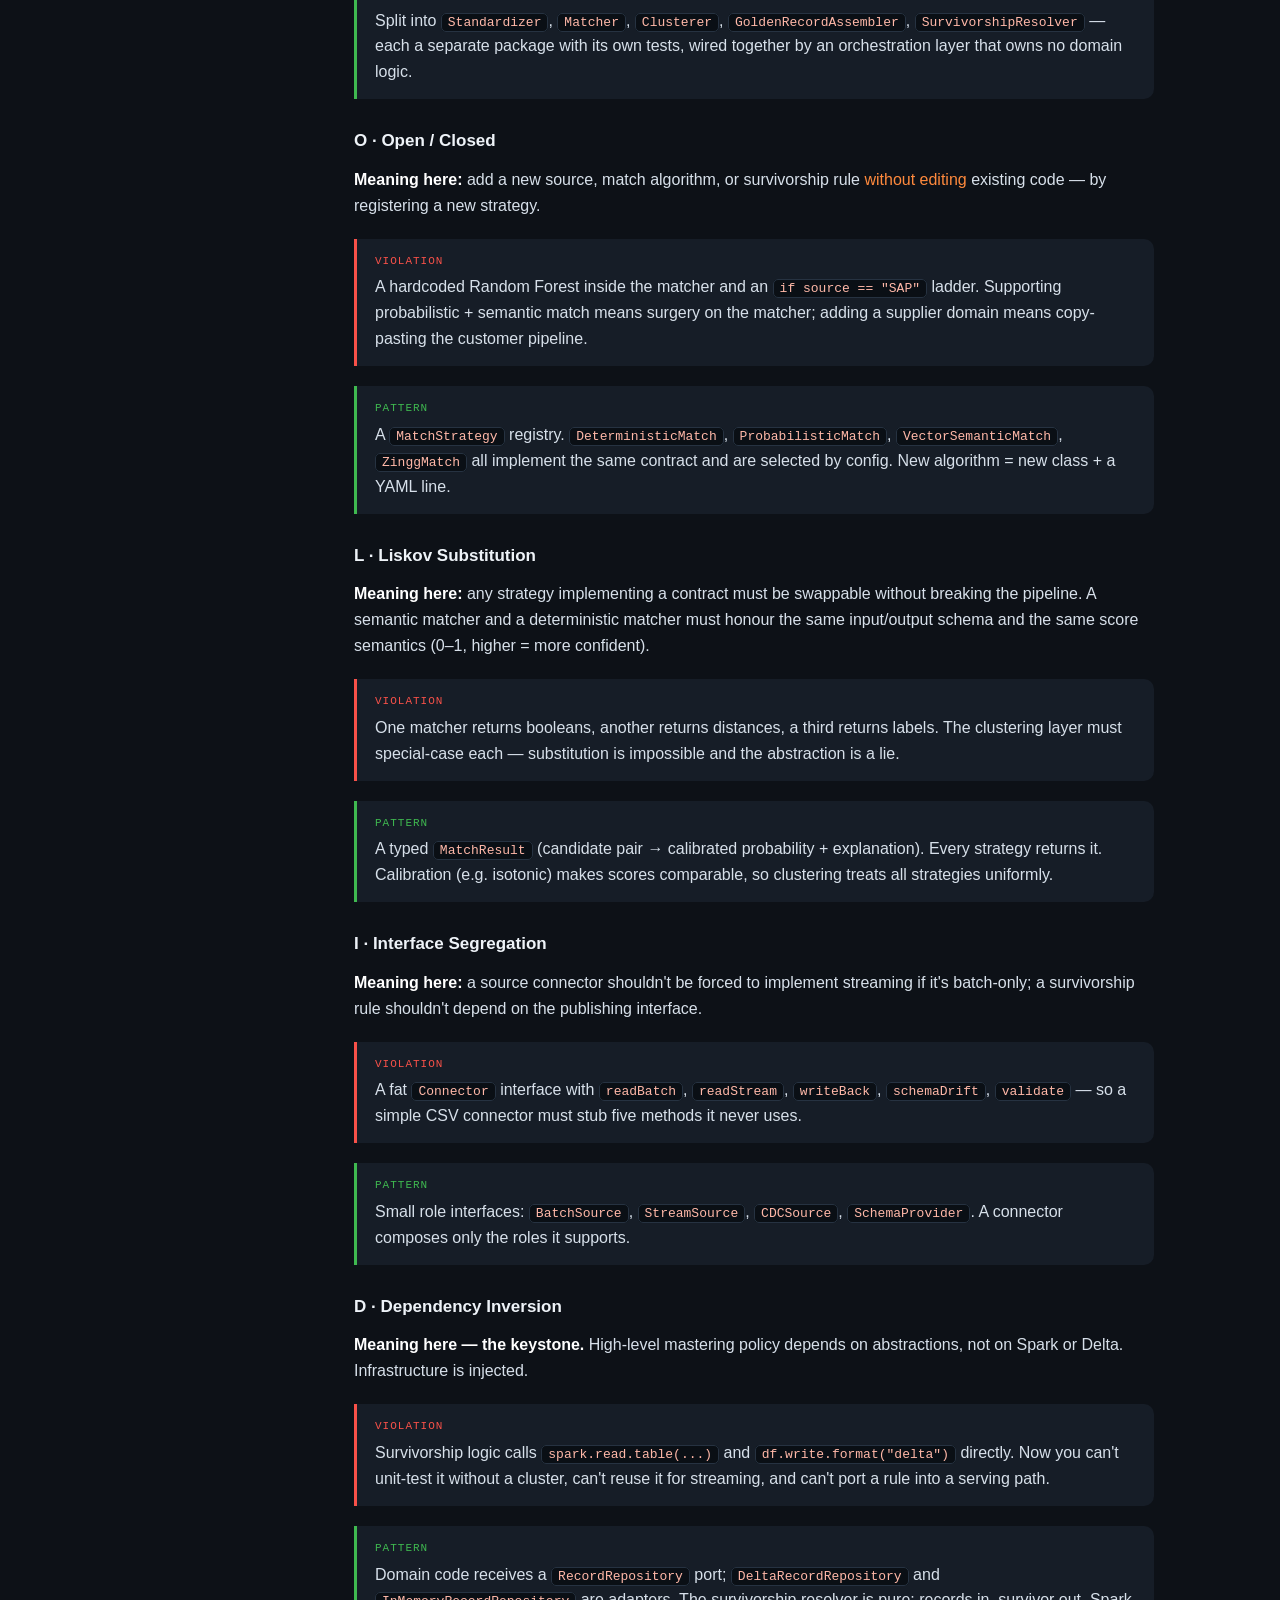
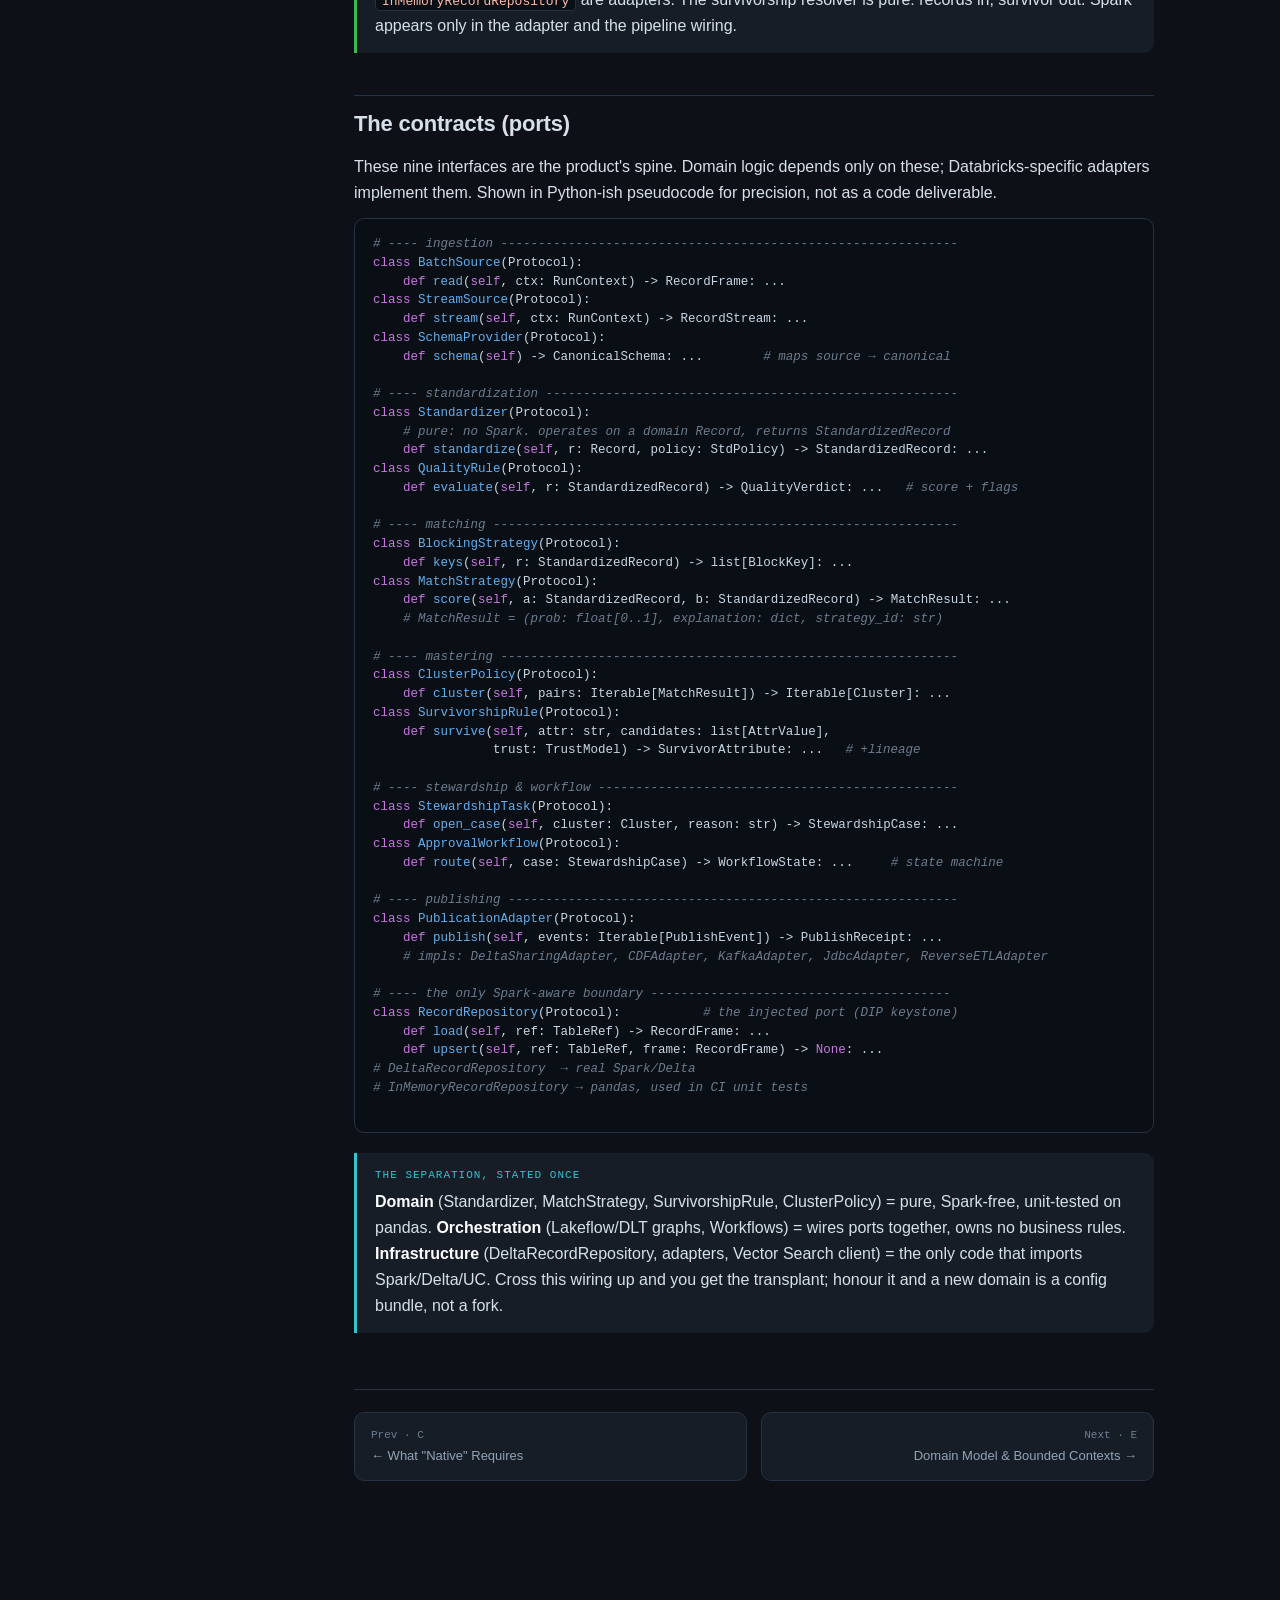
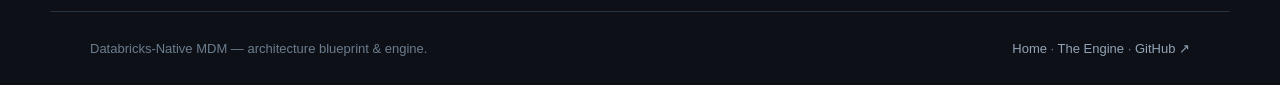
<file: docs/solid.html>
<!DOCTYPE html>
<html lang="en">
<head>
<meta charset="utf-8">
<meta name="viewport" content="width=device-width, initial-scale=1">
<title>D · SOLID Product Architecture — MDM Blueprint</title>
<link rel="stylesheet" href="assets/style.css">
</head>
<body>
<header class="topbar">
  <button class="nav-toggle" aria-label="Menu">☰</button>
  <a class="brand" href="index.html"><span class="dot"></span> Databricks-Native MDM</a>
  <span class="tag">Architecture Blueprint</span>
  <span class="spacer"></span>
  <a class="gh" href="https://github.com/aviral-bhardwaj/databricksmdm">GitHub ↗</a>
</header>

<div class="layout">
  <aside class="sidebar" id="sidebar">
    <h4>Blueprint</h4>
    <a href="index.html"><span class="lt">A</span> Executive Summary</a>
    <a href="market.html"><span class="lt">B</span> Market Landscape</a>
    <a href="native.html"><span class="lt">C</span> What "Native" Requires</a>
    <a href="solid.html"><span class="lt">D</span> SOLID Architecture</a>
    <a href="domain.html"><span class="lt">E</span> Domain &amp; Contexts</a>
    <a href="blueprint.html"><span class="lt">F</span> Implementation</a>
    <a href="risks.html"><span class="lt">G</span> Risks &amp; Edge</a>
    <a href="roadmap.html"><span class="lt">H</span> Roadmap</a>
  </aside>

  <main class="content">
    <div class="eyebrow">D · SOLID-Based Product Architecture</div>
    <h1>Eleven layers, five principles, one rule: domain logic never knows it's on Spark</h1>
    <p class="lead">The architecture has two orthogonal axes. Vertically: eleven processing layers, each mapped to a Databricks-native service. Horizontally: a SOLID decomposition that keeps domain logic, pipeline orchestration, and infrastructure strictly separated so a new domain or a new match algorithm is config or a plugin — never a fork.</p>

    <h2>The layered architecture &amp; its Databricks mapping</h2>
    <pre>
                         ┌────────────────────────────────────────────┐
   ACTIVATION / SERVING  │ Gold + Master views · Delta Sharing · CDF · │  ← BI, apps, models,
                         │ online store / serving for low-latency      │    Genie, reverse-ETL
                         └────────────────────▲───────────────────────┘
                         ┌────────────────────┴───────────────────────┐
   AI AUGMENTATION       │ Embeddings · Vector Search · LLM adjudicate │  MLflow · Model Serving
                         │ block-suggest · steward copilot             │  Vector Search
                         └────────────────────▲───────────────────────┘
   ┌─────────────────────┴─────────────────────────────────────────────┐
   │                     M A S T E R  /  T R U S T   L A Y E R          │  ← the 4th medallion tier
   │  GoldenRecord · SurvivorAttribute(+trust) · Cluster · xref lineage │     Delta + CDF + UC
   └──────▲──────────────▲───────────────▲───────────────▲─────────────┘
          │              │               │               │
  SURVIVORSHIP    GOLDEN RECORD     IDENTITY RES.    RELATIONSHIP/HIERARCHY
  rules-as-data   assemble/merge    block→match→     graph build (GraphFrames
  (Delta config)  /unmerge          cluster          /Delta edges)
          ▲              ▲               ▲               ▲
   ┌──────┴──────────────┴───────────────┴───────────────┴─────────────┐
   │  STANDARDIZATION & QUALITY   parse·normalize·validate·score (DLT   │  Lakeflow/DLT
   │                              expectations) → Silver                │  expectations
   └────────────────────────────────▲──────────────────────────────────┘
   ┌────────────────────────────────┴──────────────────────────────────┐
   │  INGESTION   Auto Loader · LakeFlow Connect · streaming/batch →    │  Auto Loader
   │              Bronze (raw, append-only, schema-evolving)            │  Lakeflow Connect
   └────────────────────────────────▲──────────────────────────────────┘
                                     │
   ═══════════════ CROSS-CUTTING (every layer) ═══════════════════════════
   GOVERNANCE/POLICY   Unity Catalog: ACLs, row/col masking, tags, lineage
   OBSERVABILITY       system.access · system.lineage · system.billing · DLT event log
   STEWARDSHIP STATE   Delta case tables  ⇄  external workbench UI (outside DBX)
   ORCHESTRATION       Databricks Workflows (DAG, retries, schedules, triggers)
    </pre>
    <div class="diagram-cap">Vertical layers = dataflow. Cross-cutting band = governance, observability, stewardship state, orchestration — none re-implemented, all adopted from platform services.</div>

    <h3>Layer-to-service decision matrix</h3>
    <div class="tablewrap">
    <table>
      <thead><tr><th>Layer</th><th>Databricks-native service</th><th>Inside / Outside</th><th>Why this choice</th></tr></thead>
      <tbody>
        <tr><td>Ingestion</td><td>Auto Loader, Lakeflow Connect, Structured Streaming</td><td><span class="badge in">in</span></td><td>Incremental file/CDC ingest with schema evolution → Bronze. No external staging DB.</td></tr>
        <tr><td>Standardization &amp; Quality</td><td>Lakeflow/DLT + expectations, PySpark UDFs/pandas UDFs, SQL</td><td><span class="badge in">in</span></td><td>Declarative transforms with quarantine on failed expectations; quality score is a column, not a side system.</td></tr>
        <tr><td>Identity resolution</td><td>Spark/Photon blocking + match strategies; optional Zingg engine</td><td><span class="badge in">in</span></td><td>Billion-pair fuzzy match is a distributed-compute problem — Spark's home turf.</td></tr>
        <tr><td>Golden record</td><td>Delta MERGE, CDF, deterministic assemble jobs</td><td><span class="badge in">in</span></td><td>Merge/unmerge are Delta operations; CDF gives downstream incremental deltas for free.</td></tr>
        <tr><td>Survivorship</td><td>Rules-as-data in Delta config + pluggable rule evaluators</td><td><span class="badge in">in</span></td><td>Rules versioned + replayable via time travel; A/B a survivorship change by reprocessing history.</td></tr>
        <tr><td>Relationship / hierarchy</td><td>GraphFrames / Delta edge tables; Vector Search for soft links</td><td><span class="badge in">in</span></td><td>Graph lives next to entities; no separate graph DB to sync.</td></tr>
        <tr><td>AI augmentation</td><td>MLflow, Model Serving, Vector Search, FM/LLM endpoints</td><td><span class="badge in">in</span></td><td>Models tracked, served, A/B-tested; semantic match against data in-place.</td></tr>
        <tr><td>Policy / governance</td><td>Unity Catalog (ACL, masking, tags, lineage, attribute-based)</td><td><span class="badge in">in</span></td><td>One governance plane for the whole estate. Build nothing.</td></tr>
        <tr><td>Observability</td><td>System tables + DLT event log + Lakehouse Monitoring</td><td><span class="badge in">in</span></td><td>Audit/lineage/cost are queries, not bespoke logging.</td></tr>
        <tr><td>Orchestration</td><td>Databricks Workflows (+ Asset Bundles for deploy)</td><td><span class="badge in">in</span></td><td>DAG, retries, file/streaming triggers, env-aware deploys.</td></tr>
        <tr><td>Stewardship UI</td><td>External web app over Delta case tables (+ optional Databricks App)</td><td><span class="badge out">out</span></td><td>OLTP-style interactive UX is not a Spark workload. State stays native; pixels don't.</td></tr>
        <tr><td>Low-latency serving</td><td>Online store / Lakebase / Model Serving feature lookup</td><td><span class="badge out">out</span>*</td><td>Sub-10ms single-record reads need an online tier fed from Delta (*still part of the platform).</td></tr>
      </tbody>
    </table>
    </div>

    <h2>Why a fourth medallion tier — the Master / Trust layer</h2>
    <p>Bronze/Silver/Gold is a <em>refinement</em> gradient: raw → cleaned → business-ready. It is silent on <strong>identity</strong>, which is the entire point of MDM. Cramming golden records into Gold conflates two unrelated concerns — "this table is curated for consumption" vs. "these rows are the surviving truth about a resolved entity with a trust score and a merge lineage." That conflation is why transplanted MDMs feel bolted-on.</p>
    <div class="tablewrap">
    <table>
      <thead><tr><th>Tier</th><th>Question it answers</th><th>Key objects</th><th>Grain</th></tr></thead>
      <tbody>
        <tr><td>Bronze</td><td>What did the source say, verbatim?</td><td>RawRecord</td><td>1 row / source event (append-only)</td></tr>
        <tr><td>Silver</td><td>What does it mean, cleaned &amp; validated?</td><td>StandardizedRecord (+quality score)</td><td>1 row / source record, conformed</td></tr>
        <tr><td class="y">Master / Trust</td><td><strong>Who is this, really, and how sure are we?</strong></td><td>Cluster, GoldenRecord, SurvivorAttribute(+trust), xref &amp; merge lineage</td><td>1 row / resolved entity + cluster membership</td></tr>
        <tr><td>Gold</td><td>How do consumers want to see it?</td><td>Domain marts, hierarchy views, serving projections</td><td>Consumption-shaped (denormalized, joined)</td></tr>
      </tbody>
    </table>
    </div>
    <div class="callout good">
      <div class="ct">Decision</div>
      <p>Yes, justify a dedicated <strong>Master/Trust</strong> tier (physically a schema, e.g. <code>mdm_&lt;domain&gt;.master</code>). Gold is then a <em>projection</em> of Master for consumption — which keeps survivorship/lineage out of consumer marts and lets you re-shape Gold without re-resolving identity.</p>
    </div>

    <h2>SOLID, in MDM terms</h2>
    <p>The governing rule for all five: <strong>domain logic (what a "match" or "survivor" means) must not import Spark, Delta, or any infrastructure.</strong> Pipelines orchestrate; infrastructure persists; domain decides. This is what makes the same match strategy testable on a pandas DataFrame in CI and runnable on a billion rows in production.</p>

    <h3>S · Single Responsibility</h3>
    <p><strong>Meaning here:</strong> each component owns exactly one reason to change. Standardization changes when normalization rules change. Matching changes when match logic changes. They are not the same class.</p>
    <div class="callout anti"><div class="ct">Violation</div><p>The transplant's <code>GoldenRecordBuilder</code> that standardizes, matches, merges, <em>and</em> applies survivorship in one 22-KB module. A change to phone normalization risks breaking survivorship. Every edit is a regression-test of everything.</p></div>
    <div class="callout good"><div class="ct">Pattern</div><p>Split into <code>Standardizer</code>, <code>Matcher</code>, <code>Clusterer</code>, <code>GoldenRecordAssembler</code>, <code>SurvivorshipResolver</code> — each a separate package with its own tests, wired together by an orchestration layer that owns no domain logic.</p></div>

    <h3>O · Open / Closed</h3>
    <p><strong>Meaning here:</strong> add a new source, match algorithm, or survivorship rule <em>without editing</em> existing code — by registering a new strategy.</p>
    <div class="callout anti"><div class="ct">Violation</div><p>A hardcoded Random Forest inside the matcher and an <code>if source == "SAP"</code> ladder. Supporting probabilistic + semantic match means surgery on the matcher; adding a supplier domain means copy-pasting the customer pipeline.</p></div>
    <div class="callout good"><div class="ct">Pattern</div><p>A <code>MatchStrategy</code> registry. <code>DeterministicMatch</code>, <code>ProbabilisticMatch</code>, <code>VectorSemanticMatch</code>, <code>ZinggMatch</code> all implement the same contract and are selected by config. New algorithm = new class + a YAML line.</p></div>

    <h3>L · Liskov Substitution</h3>
    <p><strong>Meaning here:</strong> any strategy implementing a contract must be swappable without breaking the pipeline. A semantic matcher and a deterministic matcher must honour the same input/output schema and the same score semantics (0–1, higher = more confident).</p>
    <div class="callout anti"><div class="ct">Violation</div><p>One matcher returns booleans, another returns distances, a third returns labels. The clustering layer must special-case each — substitution is impossible and the abstraction is a lie.</p></div>
    <div class="callout good"><div class="ct">Pattern</div><p>A typed <code>MatchResult</code> (candidate pair → calibrated probability + explanation). Every strategy returns it. Calibration (e.g. isotonic) makes scores comparable, so clustering treats all strategies uniformly.</p></div>

    <h3>I · Interface Segregation</h3>
    <p><strong>Meaning here:</strong> a source connector shouldn't be forced to implement streaming if it's batch-only; a survivorship rule shouldn't depend on the publishing interface.</p>
    <div class="callout anti"><div class="ct">Violation</div><p>A fat <code>Connector</code> interface with <code>readBatch</code>, <code>readStream</code>, <code>writeBack</code>, <code>schemaDrift</code>, <code>validate</code> — so a simple CSV connector must stub five methods it never uses.</p></div>
    <div class="callout good"><div class="ct">Pattern</div><p>Small role interfaces: <code>BatchSource</code>, <code>StreamSource</code>, <code>CDCSource</code>, <code>SchemaProvider</code>. A connector composes only the roles it supports.</p></div>

    <h3>D · Dependency Inversion</h3>
    <p><strong>Meaning here — the keystone.</strong> High-level mastering policy depends on abstractions, not on Spark or Delta. Infrastructure is injected.</p>
    <div class="callout anti"><div class="ct">Violation</div><p>Survivorship logic calls <code>spark.read.table(...)</code> and <code>df.write.format("delta")</code> directly. Now you can't unit-test it without a cluster, can't reuse it for streaming, and can't port a rule into a serving path.</p></div>
    <div class="callout good"><div class="ct">Pattern</div><p>Domain code receives a <code>RecordRepository</code> port; <code>DeltaRecordRepository</code> and <code>InMemoryRecordRepository</code> are adapters. The survivorship resolver is pure: records in, survivor out. Spark appears only in the adapter and the pipeline wiring.</p></div>

    <h2>The contracts (ports)</h2>
    <p>These nine interfaces are the product's spine. Domain logic depends only on these; Databricks-specific adapters implement them. Shown in Python-ish pseudocode for precision, not as a code deliverable.</p>
    <pre>
# ---- ingestion -------------------------------------------------------------
class BatchSource(Protocol):
    def read(self, ctx: RunContext) -&gt; RecordFrame: ...
class StreamSource(Protocol):
    def stream(self, ctx: RunContext) -&gt; RecordStream: ...
class SchemaProvider(Protocol):
    def schema(self) -&gt; CanonicalSchema: ...        # maps source → canonical

# ---- standardization -------------------------------------------------------
class Standardizer(Protocol):
    # pure: no Spark. operates on a domain Record, returns StandardizedRecord
    def standardize(self, r: Record, policy: StdPolicy) -&gt; StandardizedRecord: ...
class QualityRule(Protocol):
    def evaluate(self, r: StandardizedRecord) -&gt; QualityVerdict: ...   # score + flags

# ---- matching --------------------------------------------------------------
class BlockingStrategy(Protocol):
    def keys(self, r: StandardizedRecord) -&gt; list[BlockKey]: ...
class MatchStrategy(Protocol):
    def score(self, a: StandardizedRecord, b: StandardizedRecord) -&gt; MatchResult: ...
    # MatchResult = (prob: float[0..1], explanation: dict, strategy_id: str)

# ---- mastering -------------------------------------------------------------
class ClusterPolicy(Protocol):
    def cluster(self, pairs: Iterable[MatchResult]) -&gt; Iterable[Cluster]: ...
class SurvivorshipRule(Protocol):
    def survive(self, attr: str, candidates: list[AttrValue],
                trust: TrustModel) -&gt; SurvivorAttribute: ...   # +lineage

# ---- stewardship & workflow ------------------------------------------------
class StewardshipTask(Protocol):
    def open_case(self, cluster: Cluster, reason: str) -&gt; StewardshipCase: ...
class ApprovalWorkflow(Protocol):
    def route(self, case: StewardshipCase) -&gt; WorkflowState: ...     # state machine

# ---- publishing ------------------------------------------------------------
class PublicationAdapter(Protocol):
    def publish(self, events: Iterable[PublishEvent]) -&gt; PublishReceipt: ...
    # impls: DeltaSharingAdapter, CDFAdapter, KafkaAdapter, JdbcAdapter, ReverseETLAdapter

# ---- the only Spark-aware boundary ----------------------------------------
class RecordRepository(Protocol):           # the injected port (DIP keystone)
    def load(self, ref: TableRef) -&gt; RecordFrame: ...
    def upsert(self, ref: TableRef, frame: RecordFrame) -&gt; None: ...
# DeltaRecordRepository  → real Spark/Delta
# InMemoryRecordRepository → pandas, used in CI unit tests
    </pre>
    <div class="callout native">
      <div class="ct">The separation, stated once</div>
      <p><strong>Domain</strong> (Standardizer, MatchStrategy, SurvivorshipRule, ClusterPolicy) = pure, Spark-free, unit-tested on pandas. <strong>Orchestration</strong> (Lakeflow/DLT graphs, Workflows) = wires ports together, owns no business rules. <strong>Infrastructure</strong> (DeltaRecordRepository, adapters, Vector Search client) = the only code that imports Spark/Delta/UC. Cross this wiring up and you get the transplant; honour it and a new domain is a config bundle, not a fork.</p>
    </div>

    <div class="pager">
      <a href="native.html"><span class="pk">Prev · C</span>← What "Native" Requires</a>
      <a class="next" href="domain.html"><span class="pk">Next · E</span>Domain Model &amp; Bounded Contexts →</a>
    </div>
  </main>
</div>
<script src="assets/nav.js"></script>
</body>
</html>
</file>
<file: docs/assets/style.css>
/* ============================================================
   Databricks-Native MDM Blueprint — shared stylesheet
   Plain static site, no build step. Self-contained.
   ============================================================ */

:root {
  --bg:        #0d1117;
  --bg-2:      #131a23;
  --bg-3:      #1a2430;
  --panel:     #161d27;
  --border:    #263241;
  --text:      #d7e0ea;
  --text-dim:  #93a3b5;
  --text-mut:  #6c7c8e;
  --accent:    #ff5a3c;   /* databricks-ish lava */
  --accent-2:  #ff8a3d;
  --accent-3:  #36c2ce;   /* teal for native callouts */
  --good:      #3fb950;
  --warn:      #d29922;
  --bad:       #f85149;
  --code-bg:   #0a0f15;
  --link:      #6cb6ff;
  --radius:    10px;
  --maxw:      1180px;
  --font: -apple-system, BlinkMacSystemFont, "Segoe UI", Roboto, Helvetica, Arial, sans-serif;
  --mono: "SFMono-Regular", "JetBrains Mono", Menlo, Consolas, "Liberation Mono", monospace;
}

* { box-sizing: border-box; }

html { scroll-behavior: smooth; }

body {
  margin: 0;
  font-family: var(--font);
  background: var(--bg);
  color: var(--text);
  line-height: 1.62;
  font-size: 16px;
  -webkit-font-smoothing: antialiased;
}

/* ---------- Top bar ---------- */
.topbar {
  position: sticky; top: 0; z-index: 50;
  display: flex; align-items: center; gap: 14px;
  padding: 12px 22px;
  background: rgba(13,17,23,.85);
  backdrop-filter: blur(10px);
  border-bottom: 1px solid var(--border);
}
.topbar .brand {
  font-weight: 700; letter-spacing: .2px; font-size: 15px;
  display: flex; align-items: center; gap: 10px; color: var(--text);
  text-decoration: none;
}
.topbar .brand .dot {
  width: 11px; height: 11px; border-radius: 50%;
  background: linear-gradient(135deg, var(--accent), var(--accent-2));
  box-shadow: 0 0 14px var(--accent);
}
.topbar .tag {
  font-size: 11px; color: var(--text-mut);
  border: 1px solid var(--border); padding: 2px 8px; border-radius: 20px;
}
.topbar .spacer { flex: 1; }
.topbar .gh { color: var(--text-dim); text-decoration: none; font-size: 13px; }
.topbar .gh:hover { color: var(--accent); }
.nav-toggle {
  display: none; background: none; border: 1px solid var(--border);
  color: var(--text); border-radius: 6px; padding: 6px 10px; cursor: pointer;
}

/* ---------- Layout ---------- */
.layout { display: flex; max-width: var(--maxw); margin: 0 auto; gap: 0; }

.sidebar {
  width: 264px; flex: 0 0 264px;
  position: sticky; top: 53px; align-self: flex-start;
  height: calc(100vh - 53px); overflow-y: auto;
  padding: 22px 14px 60px 22px;
  border-right: 1px solid var(--border);
}
.sidebar h4 {
  font-size: 11px; text-transform: uppercase; letter-spacing: 1px;
  color: var(--text-mut); margin: 18px 0 8px;
}
.sidebar a {
  display: flex; gap: 10px; align-items: baseline;
  padding: 7px 10px; border-radius: 7px;
  color: var(--text-dim); text-decoration: none; font-size: 14px;
  transition: background .12s, color .12s;
}
.sidebar a .lt {
  font-weight: 700; color: var(--accent); width: 16px; flex: 0 0 16px;
  font-family: var(--mono); font-size: 12px;
}
.sidebar a:hover { background: var(--bg-3); color: var(--text); }
.sidebar a.active { background: var(--bg-3); color: #fff; }
.sidebar a.active .lt { color: var(--accent-2); }

.content {
  flex: 1; min-width: 0;
  padding: 36px 40px 90px; max-width: 880px;
}

/* ---------- Typography ---------- */
h1 {
  font-size: 30px; line-height: 1.2; margin: 0 0 6px;
  letter-spacing: -.4px;
}
.eyebrow {
  font-family: var(--mono); font-size: 12px; letter-spacing: 2px;
  text-transform: uppercase; color: var(--accent); margin-bottom: 10px;
}
h2 {
  font-size: 22px; margin: 42px 0 12px; padding-top: 10px;
  border-top: 1px solid var(--border); letter-spacing: -.2px;
}
h3 { font-size: 17px; margin: 28px 0 8px; color: #eef3f8; }
h4 { font-size: 14px; margin: 20px 0 6px; color: var(--accent-2); text-transform: uppercase; letter-spacing: .5px;}
p { margin: 12px 0; color: var(--text); }
.lead { font-size: 18px; color: var(--text-dim); line-height: 1.6; }
a { color: var(--link); text-decoration: none; }
a:hover { text-decoration: underline; }
ul, ol { padding-left: 22px; }
li { margin: 6px 0; }
strong { color: #fff; }
em { color: var(--accent-2); font-style: normal; }
hr { border: none; border-top: 1px solid var(--border); margin: 30px 0; }

/* ---------- Code & diagrams ---------- */
code {
  font-family: var(--mono); font-size: 13px;
  background: var(--code-bg); color: #ffb8a8;
  padding: 1px 6px; border-radius: 5px; border: 1px solid var(--border);
}
pre {
  background: var(--code-bg); border: 1px solid var(--border);
  border-radius: var(--radius); padding: 16px 18px; overflow-x: auto;
  font-family: var(--mono); font-size: 12.5px; line-height: 1.5;
  color: #c9d6e3;
}
pre code { background: none; border: none; padding: 0; color: inherit; }
.diagram-cap {
  font-size: 12px; color: var(--text-mut); margin: 6px 0 24px;
  font-family: var(--mono); text-align: center;
}

/* ---------- Tables ---------- */
.tablewrap { overflow-x: auto; margin: 18px 0; border-radius: var(--radius); border: 1px solid var(--border); }
table { border-collapse: collapse; width: 100%; font-size: 13.5px; min-width: 560px; }
th, td { text-align: left; padding: 10px 13px; border-bottom: 1px solid var(--border); vertical-align: top; }
th {
  background: var(--bg-3); color: #eef3f8; font-weight: 600;
  position: sticky; top: 0; font-size: 12.5px;
}
tr:last-child td { border-bottom: none; }
tbody tr:hover { background: var(--bg-2); }
td.y { color: var(--good); } td.n { color: var(--bad); } td.p { color: var(--warn); }

/* ---------- Callouts ---------- */
.callout {
  border-left: 3px solid var(--accent); background: var(--panel);
  padding: 14px 18px; border-radius: 0 var(--radius) var(--radius) 0; margin: 20px 0;
}
.callout.anti  { border-color: var(--bad); }
.callout.good  { border-color: var(--good); }
.callout.native{ border-color: var(--accent-3); }
.callout .ct {
  font-family: var(--mono); font-size: 11px; letter-spacing: 1px;
  text-transform: uppercase; color: var(--text-mut); margin-bottom: 4px;
}
.callout.anti .ct  { color: var(--bad); }
.callout.good .ct  { color: var(--good); }
.callout.native .ct{ color: var(--accent-3); }
.callout p:first-of-type { margin-top: 0; }
.callout p:last-child { margin-bottom: 0; }

/* ---------- Cards (index) ---------- */
.hero {
  padding: 60px 40px 30px; max-width: var(--maxw); margin: 0 auto;
}
.hero h1 { font-size: 40px; letter-spacing: -1px; }
.hero .lead { max-width: 720px; }
.pillrow { display: flex; flex-wrap: wrap; gap: 8px; margin: 22px 0; }
.pill {
  font-size: 12px; font-family: var(--mono); color: var(--text-dim);
  border: 1px solid var(--border); border-radius: 20px; padding: 4px 12px;
  background: var(--panel);
}
.cards { display: grid; grid-template-columns: repeat(auto-fill, minmax(255px,1fr)); gap: 16px; margin: 26px 0; }
.card {
  display: block; text-decoration: none; color: inherit;
  border: 1px solid var(--border); border-radius: var(--radius);
  padding: 18px 18px 16px; background: var(--panel);
  transition: transform .12s, border-color .12s, background .12s;
}
.card:hover { transform: translateY(-2px); border-color: var(--accent); background: var(--bg-3); text-decoration: none; }
.card .lt { font-family: var(--mono); color: var(--accent); font-size: 13px; font-weight: 700; }
.card h3 { margin: 4px 0 6px; font-size: 16px; }
.card p { font-size: 13px; color: var(--text-dim); margin: 0; }

/* ---------- Pager ---------- */
.pager { display: flex; justify-content: space-between; gap: 14px; margin-top: 56px; border-top: 1px solid var(--border); padding-top: 22px; }
.pager a {
  flex: 1; border: 1px solid var(--border); border-radius: var(--radius);
  padding: 14px 16px; background: var(--panel); color: var(--text-dim);
  text-decoration: none; font-size: 13px; transition: border-color .12s, color .12s;
}
.pager a:hover { border-color: var(--accent); color: var(--text); text-decoration: none; }
.pager a.next { text-align: right; }
.pager .pk { font-family: var(--mono); font-size: 11px; color: var(--text-mut); display: block; }

/* ---------- misc ---------- */
.badge { font-family: var(--mono); font-size: 11px; padding: 2px 7px; border-radius: 5px; border: 1px solid var(--border); }
.badge.in  { color: var(--accent-3); border-color: var(--accent-3); }
.badge.out { color: var(--warn); border-color: var(--warn); }
.kgrid { display: grid; grid-template-columns: 1fr 1fr; gap: 14px; margin: 18px 0; }
.kgrid .box { border: 1px solid var(--border); border-radius: var(--radius); padding: 14px 16px; background: var(--panel); }
.kgrid .box h4 { margin-top: 0; }
.footer-note { color: var(--text-mut); font-size: 12px; margin-top: 60px; border-top: 1px solid var(--border); padding-top: 18px; }

@media (max-width: 900px) {
  .sidebar {
    position: fixed; left: 0; top: 53px; z-index: 40;
    background: var(--bg); width: 280px; transform: translateX(-100%);
    transition: transform .2s; box-shadow: 2px 0 24px rgba(0,0,0,.5);
  }
  .sidebar.open { transform: translateX(0); }
  .nav-toggle { display: inline-block; }
  .content { padding: 26px 20px 70px; }
  .hero { padding: 40px 20px 20px; }
  .kgrid { grid-template-columns: 1fr; }
  .on-this-page { display: none !important; }
}

/* ============================================================
   Enhancements (theme toggle, TOC, copy, highlight, footer)
   ============================================================ */

/* ---- Light theme overrides ---- */
:root[data-theme="light"] {
  --bg:        #f7f8fa;
  --bg-2:      #eef1f5;
  --bg-3:      #e6eaf0;
  --panel:     #ffffff;
  --border:    #d8dee6;
  --text:      #1d2733;
  --text-dim:  #475467;
  --text-mut:  #6c7c8e;
  --code-bg:   #f3f5f8;
  --link:      #0b62d6;
}
:root[data-theme="light"] code { color: #b3361f; }
:root[data-theme="light"] .topbar { background: rgba(247,248,250,.85); }
:root[data-theme="light"] pre { color: #2b3440; }

/* ---- Theme toggle button ---- */
.theme-toggle {
  background: none; border: 1px solid var(--border); color: var(--text-dim);
  border-radius: 7px; padding: 5px 9px; cursor: pointer; font-size: 13px;
  line-height: 1; transition: border-color .12s, color .12s;
}
.theme-toggle:hover { border-color: var(--accent); color: var(--accent); }

/* ---- Anchored headings ---- */
.content h2, .content h3 { scroll-margin-top: 66px; position: relative; }
.anchor-link {
  opacity: 0; text-decoration: none; color: var(--accent);
  margin-left: 8px; font-weight: 400; transition: opacity .12s;
}
.content h2:hover .anchor-link, .content h3:hover .anchor-link { opacity: 1; }

/* ---- On-this-page TOC (floating right) ---- */
.on-this-page {
  position: fixed; top: 90px; right: max(18px, calc((100vw - var(--maxw))/2 - 188px));
  width: 200px; max-height: calc(100vh - 130px); overflow-y: auto;
  font-size: 12.5px; border-left: 1px solid var(--border); padding-left: 14px;
}
.on-this-page .t {
  text-transform: uppercase; letter-spacing: 1px; font-size: 10px;
  color: var(--text-mut); margin-bottom: 8px; font-family: var(--mono);
}
.on-this-page a {
  display: block; color: var(--text-mut); text-decoration: none;
  padding: 3px 0; border-left: 2px solid transparent; padding-left: 10px;
  margin-left: -12px; transition: color .12s, border-color .12s;
}
.on-this-page a.h3 { padding-left: 22px; font-size: 12px; }
.on-this-page a:hover { color: var(--text); }
.on-this-page a.active { color: var(--accent); border-left-color: var(--accent); }
@media (max-width: 1320px) { .on-this-page { display: none; } }

/* ---- Copy-to-clipboard on code ---- */
.code-wrap { position: relative; }
.copy-btn {
  position: absolute; top: 8px; right: 8px; z-index: 2;
  background: var(--bg-3); border: 1px solid var(--border); color: var(--text-dim);
  border-radius: 6px; padding: 3px 9px; font-size: 11px; cursor: pointer;
  font-family: var(--mono); opacity: 0; transition: opacity .12s, color .12s;
}
.code-wrap:hover .copy-btn { opacity: 1; }
.copy-btn:hover { color: var(--accent); border-color: var(--accent); }
.copy-btn.done { color: var(--good); border-color: var(--good); }

/* ---- Lightweight syntax highlighting ---- */
.tok-com { color: #6c7c8e; font-style: italic; }
.tok-str { color: #98c379; }
.tok-kw  { color: #c678dd; }
.tok-num { color: #d19a66; }
.tok-fn  { color: #61afef; }
:root[data-theme="light"] .tok-com { color: #7a8896; }
:root[data-theme="light"] .tok-str { color: #2a7d3a; }
:root[data-theme="light"] .tok-kw  { color: #8a2fb8; }
:root[data-theme="light"] .tok-num { color: #b3640f; }
:root[data-theme="light"] .tok-fn  { color: #0b62d6; }

/* ---- Back to top ---- */
.to-top {
  position: fixed; bottom: 22px; right: 22px; z-index: 45;
  width: 40px; height: 40px; border-radius: 50%;
  background: var(--accent); color: #fff; border: none; cursor: pointer;
  font-size: 18px; line-height: 1; box-shadow: 0 4px 14px rgba(0,0,0,.4);
  opacity: 0; pointer-events: none; transition: opacity .2s;
}
.to-top.show { opacity: .9; pointer-events: auto; }
.to-top:hover { opacity: 1; }

/* ---- Footer ---- */
.site-footer {
  border-top: 1px solid var(--border); margin-top: 40px;
  padding: 26px 40px; color: var(--text-mut); font-size: 13px;
  display: flex; flex-wrap: wrap; gap: 14px; justify-content: space-between;
  max-width: var(--maxw); margin-left: auto; margin-right: auto;
}
.site-footer a { color: var(--text-dim); }

/* ---- Status badges (code page) ---- */
.statline { display: flex; flex-wrap: wrap; gap: 10px; margin: 18px 0; }
.stat {
  border: 1px solid var(--border); border-radius: var(--radius);
  background: var(--panel); padding: 12px 16px; min-width: 120px;
}
.stat b { display: block; font-size: 22px; color: var(--accent-2); }
.stat span { font-size: 12px; color: var(--text-mut); }
</file>
